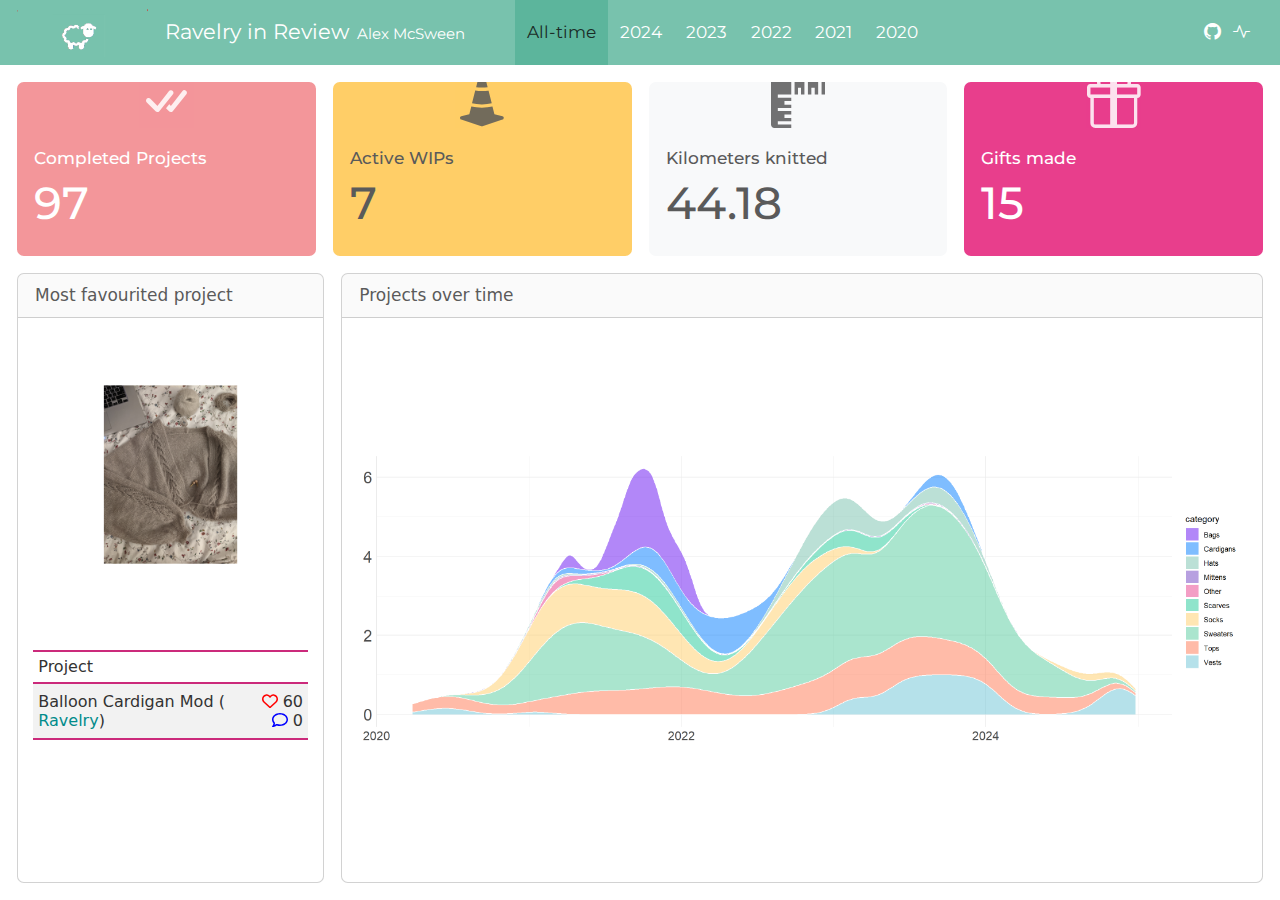
<file: docs/index.html>
<!DOCTYPE html>
<html xmlns="http://www.w3.org/1999/xhtml" lang="en" xml:lang="en"><head>

<meta charset="utf-8">
<meta name="generator" content="quarto-1.6.42">

<meta name="viewport" content="width=device-width, initial-scale=1.0, user-scalable=yes">

<meta name="author" content="Alex McSween">

<title>Ravelry in Review</title>
<style>
code{white-space: pre-wrap;}
span.smallcaps{font-variant: small-caps;}
div.columns{display: flex; gap: min(4vw, 1.5em);}
div.column{flex: auto; overflow-x: auto;}
div.hanging-indent{margin-left: 1.5em; text-indent: -1.5em;}
ul.task-list{list-style: none;}
ul.task-list li input[type="checkbox"] {
  width: 0.8em;
  margin: 0 0.8em 0.2em -1em; /* quarto-specific, see https://github.com/quarto-dev/quarto-cli/issues/4556 */ 
  vertical-align: middle;
}
</style>


<script src="index_files/libs/clipboard/clipboard.min.js"></script>
<script src="index_files/libs/quarto-html/quarto.js"></script>
<script src="index_files/libs/quarto-html/popper.min.js"></script>
<script src="index_files/libs/quarto-html/tippy.umd.min.js"></script>
<script src="index_files/libs/quarto-html/anchor.min.js"></script>
<link href="index_files/libs/quarto-html/tippy.css" rel="stylesheet">
<link href="index_files/libs/quarto-html/quarto-syntax-highlighting-2f5df379a58b258e96c21c0638c20c03.css" rel="stylesheet" id="quarto-text-highlighting-styles">
<script src="index_files/libs/bootstrap/bootstrap.min.js"></script>
<link href="index_files/libs/bootstrap/bootstrap-icons.css" rel="stylesheet">
<link href="index_files/libs/bootstrap/bootstrap-0bf46a0733e4f064e04bd5b777e0025b.min.css" rel="stylesheet" append-hash="true" id="quarto-bootstrap" data-mode="light">
<script src="index_files/libs/quarto-dashboard/quarto-dashboard.js"></script>
<script src="index_files/libs/quarto-dashboard/stickythead.js"></script>
<script src="index_files/libs/quarto-dashboard/datatables.min.js" kdttablesentinel="true"></script>
<script src="index_files/libs/quarto-dashboard/pdfmake.min.js" kdttablesentinel="true"></script>
<script src="index_files/libs/quarto-dashboard/vfs_fonts.js" kdttablesentinel="true"></script>
<script src="index_files/libs/quarto-dashboard/web-components.js" type="module"></script>
<script src="index_files/libs/quarto-dashboard/components.js"></script>
<link href="index_files/libs/quarto-dashboard/datatables.min.css" rel="stylesheet" kdttablesentinel="true">


</head>

<body class="quarto-dashboard dashboard-fill fullcontent">

<header id="quarto-dashboard-header">
<nav class="navbar navbar-expand-md slim" data-bs-theme="dark">
  <div class="navbar-container container-fluid">
    <button class="navbar-toggler" type="button" data-bs-toggle="collapse" data-bs-target="#dashboard-collapse" aria-controls="dashboard-collapse" aria-expanded="false" aria-label="Toggle navigation">
      <span class="navbar-toggler-icon"></span>
    </button>    


    <div class="navbar-brand-container">       
    <a href="#"><img src="images/logo.png" alt="" class="navbar-logo d-inline-block"></a>
      <div class="navbar-title">
        <div class="navbar-title-text"><a href="#">Ravelry in Review</a></div>
        
        <div class="navbar-author">Alex McSween</div>
      </div>
    </div>
<div id="dashboard-collapse" class="navbar-collapse collapse"><ul class="navbar-nav navbar-nav-scroll me-auto" role="tablist"><li class="nav-item" role="presentation"><a id="tab-all-time" class="nav-link active" data-bs-toggle="tab" role="tab" data-bs-target="#all-time" data-scrolling="false" href="#all-time" aria-controls="all-time" aria-selected="true"><span class="nav-link-text">All-time</span></a></li><li class="nav-item" role="presentation"><a id="tab-section" class="nav-link" data-bs-toggle="tab" role="tab" data-bs-target="#section" data-scrolling="false" href="#section" aria-controls="section" aria-selected="false"><span class="nav-link-text">2024</span></a></li><li class="nav-item" role="presentation"><a id="tab-section-1" class="nav-link" data-bs-toggle="tab" role="tab" data-bs-target="#section-1" data-scrolling="false" href="#section-1" aria-controls="section-1" aria-selected="false"><span class="nav-link-text">2023</span></a></li><li class="nav-item" role="presentation"><a id="tab-section-2" class="nav-link" data-bs-toggle="tab" role="tab" data-bs-target="#section-2" data-scrolling="false" href="#section-2" aria-controls="section-2" aria-selected="false"><span class="nav-link-text">2022</span></a></li><li class="nav-item" role="presentation"><a id="tab-section-3" class="nav-link" data-bs-toggle="tab" role="tab" data-bs-target="#section-3" data-scrolling="false" href="#section-3" aria-controls="section-3" aria-selected="false"><span class="nav-link-text">2021</span></a></li><li class="nav-item" role="presentation"><a id="tab-section-4" class="nav-link" data-bs-toggle="tab" role="tab" data-bs-target="#section-4" data-scrolling="false" href="#section-4" aria-controls="section-4" aria-selected="false"><span class="nav-link-text">2020</span></a></li></ul><div class="quarto-dashboard-links"><a class="quarto-dashboard-link" href="https://github.com/alexmcsw/ravelry-in-review"><i class="bi bi-github"></i></a><a class="quarto-dashboard-link" href="https://www.ravelry.com/people/amcsw"><i class="bi bi-activity"></i></a></div></div></div>
</nav>
</header>
<div class="page-layout-custom quarto-dashboard-content bslib-gap-spacing html-fill-container bslib-page-fill quarto-dashboard-pages">  

<div class="bslib-grid-item html-fill-item tab-content bslib-grid" data-layout="fill" style="display: grid; grid-template-rows: minmax(3em, 1fr); grid-auto-columns: minmax(0, 1fr);">
<div id="all-time" class="dashboard-page tab-pane show active html-fill-item html-fill-container" data-orientation="rows" aria-labelledby="tab-all-time">
<div class="html-fill-item html-fill-container bslib-grid" style="display: grid; grid-template-rows: minmax(3em, 20fr) minmax(3em, 70fr); grid-auto-columns: minmax(0, 1fr);">
<div class="html-fill-item html-fill-container bslib-grid" style="display: grid; grid-template-columns: minmax(3em, 1fr) minmax(3em, 1fr) minmax(3em, 1fr) minmax(3em, 1fr);
grid-auto-rows: minmax(0, 1fr);">
<div class="card valuebox cell html-fill-item html-fill-container bslib-card bslib-value-box bg-secondary showcase-left-center" data-bslib-card-init="" data-require-bs-caller="card()">
<div class="card-body html-fill-item html-fill-container">
<div data-icon="check-all" class="html-fill-item html-fill-container value-box-grid">
<div class="value-box-showcase html-fill-item html-fill-container">

<i class="bi bi-check-all"></i></div>
<div class="value-box-area">
<p class="value-box-title">
Completed Projects
</p>
<p class="value-box-value">
97
</p>
</div>
</div>
</div>
<script data-bslib-card-init="">bslib.Card.initializeAllCards();</script></div><div class="card valuebox cell html-fill-item html-fill-container bslib-card bslib-value-box showcase-left-center" data-bslib-card-init="" data-require-bs-caller="card()" style=" background: #ffce67;">
<div class="card-body html-fill-item html-fill-container">
<div data-icon="cone-striped" class="html-fill-item html-fill-container value-box-grid">
<div class="value-box-showcase html-fill-item html-fill-container">

<i class="bi bi-cone-striped"></i></div>
<div class="value-box-area">
<p class="value-box-title">
Active WIPs
</p>
<p class="value-box-value">
7
</p>
</div>
</div>
</div>
<script data-bslib-card-init="">bslib.Card.initializeAllCards();</script></div><div class="card valuebox cell html-fill-item html-fill-container bslib-card bslib-value-box bg-light showcase-left-center" data-bslib-card-init="" data-require-bs-caller="card()">
<div class="card-body html-fill-item html-fill-container">
<div data-icon="rulers" class="html-fill-item html-fill-container value-box-grid">
<div class="value-box-showcase html-fill-item html-fill-container">

<i class="bi bi-rulers"></i></div>
<div class="value-box-area">
<p class="value-box-title">
Kilometers knitted
</p>
<p class="value-box-value">
44.18
</p>
</div>
</div>
</div>
<script data-bslib-card-init="">bslib.Card.initializeAllCards();</script></div><div class="card valuebox cell html-fill-item html-fill-container bslib-card bslib-value-box bg-pink showcase-left-center" data-bslib-card-init="" data-require-bs-caller="card()">
<div class="card-body html-fill-item html-fill-container">
<div data-icon="gift" class="html-fill-item html-fill-container value-box-grid">
<div class="value-box-showcase html-fill-item html-fill-container">

<i class="bi bi-gift"></i></div>
<div class="value-box-area">
<p class="value-box-title">
Gifts made
</p>
<p class="value-box-value">
15
</p>
</div>
</div>
</div>
<script data-bslib-card-init="">bslib.Card.initializeAllCards();</script></div>
</div>
<div class="html-fill-item html-fill-container bslib-grid" style="display: grid; grid-template-columns: minmax(3em, 25fr) minmax(3em, 75fr);
grid-auto-rows: minmax(0, 1fr);">
<div class="html-fill-item html-fill-container bslib-grid" style="display: grid; grid-template-rows: minmax(3em, 1fr); grid-auto-columns: minmax(0, 1fr);">
<div class="card cell html-fill-item html-fill-container bslib-card" data-title="Most favourited project" data-bslib-card-init="" data-require-bs-caller="card()">
<div class="card-header"><div class="card-title"><span style="display: inline">
Most favourited project
</span></div></div>
<div class="card-body html-fill-item html-fill-container" style="padding: 0px;">
<div class="cell-output-display html-fill-item html-fill-container">
<img src="index_files/figure-html/unnamed-chunk-8-1.png" class="img-fluid quarto-dashboard-img-contain">
</div>
<div class="cell-output-display html-fill-item html-fill-container">
<div id="krouelfgps" style="padding-left:0px;padding-right:0px;padding-top:10px;padding-bottom:10px;overflow-x:auto;overflow-y:hidden;width:auto;height:auto;" class="html-fill-item html-fill-container">
<style>#krouelfgps table {
  font-family: system-ui, 'Segoe UI', Roboto, Helvetica, Arial, sans-serif, 'Apple Color Emoji', 'Segoe UI Emoji', 'Segoe UI Symbol', 'Noto Color Emoji';
  -webkit-font-smoothing: antialiased;
  -moz-osx-font-smoothing: grayscale;
}

#krouelfgps thead, #krouelfgps tbody, #krouelfgps tfoot, #krouelfgps tr, #krouelfgps td, #krouelfgps th {
  border-style: none;
}

#krouelfgps p {
  margin: 0;
  padding: 0;
}

#krouelfgps .gt_table {
  display: table;
  border-collapse: collapse;
  line-height: normal;
  margin-left: auto;
  margin-right: auto;
  color: #333333;
  font-size: 16px;
  font-weight: normal;
  font-style: normal;
  background-color: #FFFFFF;
  width: 90%;
  border-top-style: solid;
  border-top-width: 2px;
  border-top-color: #99195F;
  border-right-style: none;
  border-right-width: 2px;
  border-right-color: #D3D3D3;
  border-bottom-style: solid;
  border-bottom-width: 2px;
  border-bottom-color: #99195F;
  border-left-style: none;
  border-left-width: 2px;
  border-left-color: #D3D3D3;
}

#krouelfgps .gt_caption {
  padding-top: 4px;
  padding-bottom: 4px;
}

#krouelfgps .gt_title {
  color: #333333;
  font-size: 125%;
  font-weight: initial;
  padding-top: 4px;
  padding-bottom: 4px;
  padding-left: 5px;
  padding-right: 5px;
  border-bottom-color: #FFFFFF;
  border-bottom-width: 0;
}

#krouelfgps .gt_subtitle {
  color: #333333;
  font-size: 85%;
  font-weight: initial;
  padding-top: 3px;
  padding-bottom: 5px;
  padding-left: 5px;
  padding-right: 5px;
  border-top-color: #FFFFFF;
  border-top-width: 0;
}

#krouelfgps .gt_heading {
  background-color: #FFFFFF;
  text-align: center;
  border-bottom-color: #FFFFFF;
  border-left-style: none;
  border-left-width: 1px;
  border-left-color: #D3D3D3;
  border-right-style: none;
  border-right-width: 1px;
  border-right-color: #D3D3D3;
}

#krouelfgps .gt_bottom_border {
  border-bottom-style: solid;
  border-bottom-width: 2px;
  border-bottom-color: #CB2A7B;
}

#krouelfgps .gt_col_headings {
  border-top-style: solid;
  border-top-width: 2px;
  border-top-color: #CB2A7B;
  border-bottom-style: solid;
  border-bottom-width: 2px;
  border-bottom-color: #CB2A7B;
  border-left-style: none;
  border-left-width: 1px;
  border-left-color: #D3D3D3;
  border-right-style: none;
  border-right-width: 1px;
  border-right-color: #D3D3D3;
}

#krouelfgps .gt_col_heading {
  color: #333333;
  background-color: #FFFFFF;
  font-size: 100%;
  font-weight: normal;
  text-transform: inherit;
  border-left-style: none;
  border-left-width: 1px;
  border-left-color: #D3D3D3;
  border-right-style: none;
  border-right-width: 1px;
  border-right-color: #D3D3D3;
  vertical-align: bottom;
  padding-top: 5px;
  padding-bottom: 6px;
  padding-left: 5px;
  padding-right: 5px;
  overflow-x: hidden;
}

#krouelfgps .gt_column_spanner_outer {
  color: #333333;
  background-color: #FFFFFF;
  font-size: 100%;
  font-weight: normal;
  text-transform: inherit;
  padding-top: 0;
  padding-bottom: 0;
  padding-left: 4px;
  padding-right: 4px;
}

#krouelfgps .gt_column_spanner_outer:first-child {
  padding-left: 0;
}

#krouelfgps .gt_column_spanner_outer:last-child {
  padding-right: 0;
}

#krouelfgps .gt_column_spanner {
  border-bottom-style: solid;
  border-bottom-width: 2px;
  border-bottom-color: #CB2A7B;
  vertical-align: bottom;
  padding-top: 5px;
  padding-bottom: 5px;
  overflow-x: hidden;
  display: inline-block;
  width: 100%;
}

#krouelfgps .gt_spanner_row {
  border-bottom-style: hidden;
}

#krouelfgps .gt_group_heading {
  padding-top: 8px;
  padding-bottom: 8px;
  padding-left: 5px;
  padding-right: 5px;
  color: #333333;
  background-color: #FFFFFF;
  font-size: 100%;
  font-weight: initial;
  text-transform: inherit;
  border-top-style: solid;
  border-top-width: 2px;
  border-top-color: #CB2A7B;
  border-bottom-style: solid;
  border-bottom-width: 2px;
  border-bottom-color: #CB2A7B;
  border-left-style: none;
  border-left-width: 1px;
  border-left-color: #D3D3D3;
  border-right-style: none;
  border-right-width: 1px;
  border-right-color: #D3D3D3;
  vertical-align: middle;
  text-align: left;
}

#krouelfgps .gt_empty_group_heading {
  padding: 0.5px;
  color: #333333;
  background-color: #FFFFFF;
  font-size: 100%;
  font-weight: initial;
  border-top-style: solid;
  border-top-width: 2px;
  border-top-color: #CB2A7B;
  border-bottom-style: solid;
  border-bottom-width: 2px;
  border-bottom-color: #CB2A7B;
  vertical-align: middle;
}

#krouelfgps .gt_from_md > :first-child {
  margin-top: 0;
}

#krouelfgps .gt_from_md > :last-child {
  margin-bottom: 0;
}

#krouelfgps .gt_row {
  padding-top: 8px;
  padding-bottom: 8px;
  padding-left: 5px;
  padding-right: 5px;
  margin: 10px;
  border-top-style: none;
  border-top-width: 1px;
  border-top-color: #FFC6E3;
  border-left-style: none;
  border-left-width: 1px;
  border-left-color: #FFC6E3;
  border-right-style: none;
  border-right-width: 1px;
  border-right-color: #FFC6E3;
  vertical-align: middle;
  overflow-x: hidden;
}

#krouelfgps .gt_stub {
  color: #FFFFFF;
  background-color: #CB2A7B;
  font-size: 100%;
  font-weight: initial;
  text-transform: inherit;
  border-right-style: solid;
  border-right-width: 2px;
  border-right-color: #CB2A7B;
  padding-left: 5px;
  padding-right: 5px;
}

#krouelfgps .gt_stub_row_group {
  color: #333333;
  background-color: #FFFFFF;
  font-size: 100%;
  font-weight: initial;
  text-transform: inherit;
  border-right-style: solid;
  border-right-width: 2px;
  border-right-color: #D3D3D3;
  padding-left: 5px;
  padding-right: 5px;
  vertical-align: top;
}

#krouelfgps .gt_row_group_first td {
  border-top-width: 2px;
}

#krouelfgps .gt_row_group_first th {
  border-top-width: 2px;
}

#krouelfgps .gt_summary_row {
  color: #333333;
  background-color: #FFFFFF;
  text-transform: inherit;
  padding-top: 8px;
  padding-bottom: 8px;
  padding-left: 5px;
  padding-right: 5px;
}

#krouelfgps .gt_first_summary_row {
  border-top-style: solid;
  border-top-color: #CB2A7B;
}

#krouelfgps .gt_first_summary_row.thick {
  border-top-width: 2px;
}

#krouelfgps .gt_last_summary_row {
  padding-top: 8px;
  padding-bottom: 8px;
  padding-left: 5px;
  padding-right: 5px;
  border-bottom-style: solid;
  border-bottom-width: 2px;
  border-bottom-color: #CB2A7B;
}

#krouelfgps .gt_grand_summary_row {
  color: #333333;
  background-color: #FFC6E3;
  text-transform: inherit;
  padding-top: 8px;
  padding-bottom: 8px;
  padding-left: 5px;
  padding-right: 5px;
}

#krouelfgps .gt_first_grand_summary_row {
  padding-top: 8px;
  padding-bottom: 8px;
  padding-left: 5px;
  padding-right: 5px;
  border-top-style: double;
  border-top-width: 6px;
  border-top-color: #CB2A7B;
}

#krouelfgps .gt_last_grand_summary_row_top {
  padding-top: 8px;
  padding-bottom: 8px;
  padding-left: 5px;
  padding-right: 5px;
  border-bottom-style: double;
  border-bottom-width: 6px;
  border-bottom-color: #CB2A7B;
}

#krouelfgps .gt_striped {
  background-color: #F4F4F4;
}

#krouelfgps .gt_table_body {
  border-top-style: solid;
  border-top-width: 2px;
  border-top-color: #CB2A7B;
  border-bottom-style: solid;
  border-bottom-width: 2px;
  border-bottom-color: #CB2A7B;
}

#krouelfgps .gt_footnotes {
  color: #333333;
  background-color: #FFFFFF;
  border-bottom-style: none;
  border-bottom-width: 2px;
  border-bottom-color: #D3D3D3;
  border-left-style: none;
  border-left-width: 2px;
  border-left-color: #D3D3D3;
  border-right-style: none;
  border-right-width: 2px;
  border-right-color: #D3D3D3;
}

#krouelfgps .gt_footnote {
  margin: 0px;
  font-size: 90%;
  padding-top: 4px;
  padding-bottom: 4px;
  padding-left: 5px;
  padding-right: 5px;
}

#krouelfgps .gt_sourcenotes {
  color: #333333;
  background-color: #FFFFFF;
  border-bottom-style: none;
  border-bottom-width: 2px;
  border-bottom-color: #D3D3D3;
  border-left-style: none;
  border-left-width: 2px;
  border-left-color: #D3D3D3;
  border-right-style: none;
  border-right-width: 2px;
  border-right-color: #D3D3D3;
}

#krouelfgps .gt_sourcenote {
  font-size: 90%;
  padding-top: 4px;
  padding-bottom: 4px;
  padding-left: 5px;
  padding-right: 5px;
}

#krouelfgps .gt_left {
  text-align: left;
}

#krouelfgps .gt_center {
  text-align: center;
}

#krouelfgps .gt_right {
  text-align: right;
  font-variant-numeric: tabular-nums;
}

#krouelfgps .gt_font_normal {
  font-weight: normal;
}

#krouelfgps .gt_font_bold {
  font-weight: bold;
}

#krouelfgps .gt_font_italic {
  font-style: italic;
}

#krouelfgps .gt_super {
  font-size: 65%;
}

#krouelfgps .gt_footnote_marks {
  font-size: 75%;
  vertical-align: 0.4em;
  position: initial;
}

#krouelfgps .gt_asterisk {
  font-size: 100%;
  vertical-align: 0;
}

#krouelfgps .gt_indent_1 {
  text-indent: 5px;
}

#krouelfgps .gt_indent_2 {
  text-indent: 10px;
}

#krouelfgps .gt_indent_3 {
  text-indent: 15px;
}

#krouelfgps .gt_indent_4 {
  text-indent: 20px;
}

#krouelfgps .gt_indent_5 {
  text-indent: 25px;
}

#krouelfgps .katex-display {
  display: inline-flex !important;
  margin-bottom: 0.75em !important;
}

#krouelfgps div.Reactable > div.rt-table > div.rt-thead > div.rt-tr.rt-tr-group-header > div.rt-th-group:after {
  height: 0px !important;
}
</style>

<table class="gt_table caption-top table table-sm table-striped small" data-quarto-postprocess="true" data-quarto-disable-processing="false" data-quarto-bootstrap="false">
<colgroup>
<col style="width: 75%">
<col style="width: 25%">
</colgroup>
<thead>
<tr class="gt_col_headings header">
<th id="name" class="gt_col_heading gt_columns_bottom_border gt_left" data-quarto-table-cell-role="th" scope="col">Project</th>
<th id="favorites_count" class="gt_col_heading gt_columns_bottom_border gt_right" data-quarto-table-cell-role="th" scope="col"></th>
</tr>
</thead>
<tbody class="gt_table_body">
<tr class="odd">
<td class="gt_row gt_left" headers="name">Balloon Cardigan Mod (<span style="white-space: pre;"><a href="https://www.ravelry.com/projects/amcsw/balloon-cardigan" target="_blank" style="color:#008B8B;text-decoration:none;display: inline-block;">Ravelry</a></span>)</td>
<td class="gt_row gt_right" headers="favorites_count"><span style="white-space:nowrap;">
<svg aria-label="Heart" role="img" viewbox="0 0 512 512" style="height:1em;width:1em;vertical-align:-0.125em;margin-left:auto;margin-right:auto;font-size:inherit;fill:red;overflow:visible;stroke:red;position:relative;">
<title>
Heart
</title>
<path d="M225.8 468.2l-2.5-2.3L48.1 303.2C17.4 274.7 0 234.7 0 192.8v-3.3c0-70.4 50-130.8 119.2-144C158.6 37.9 198.9 47 231 69.6c9 6.4 17.4 13.8 25 22.3c4.2-4.8 8.7-9.2 13.5-13.3c3.7-3.2 7.5-6.2 11.5-9c0 0 0 0 0 0C313.1 47 353.4 37.9 392.8 45.4C462 58.6 512 119.1 512 189.5v3.3c0 41.9-17.4 81.9-48.1 110.4L288.7 465.9l-2.5 2.3c-8.2 7.6-19 11.9-30.2 11.9s-22-4.2-30.2-11.9zM239.1 145c-.4-.3-.7-.7-1-1.1l-17.8-20c0 0-.1-.1-.1-.1c0 0 0 0 0 0c-23.1-25.9-58-37.7-92-31.2C81.6 101.5 48 142.1 48 189.5v3.3c0 28.5 11.9 55.8 32.8 75.2L256 430.7 431.2 268c20.9-19.4 32.8-46.7 32.8-75.2v-3.3c0-47.3-33.6-88-80.1-96.9c-34-6.5-69 5.4-92 31.2c0 0 0 0-.1 .1s0 0-.1 .1l-17.8 20c-.3 .4-.7 .7-1 1.1c-4.5 4.5-10.6 7-16.9 7s-12.4-2.5-16.9-7z"></path>
</svg>
</span> 60
<span style="white-space:nowrap;">
<svg aria-label="Comment" role="img" viewbox="0 0 512 512" style="height:1em;width:1em;vertical-align:-0.125em;margin-left:auto;margin-right:auto;font-size:inherit;fill:blue;overflow:visible;stroke:blue;position:relative;">
<title>
Comment
</title>
<path d="M123.6 391.3c12.9-9.4 29.6-11.8 44.6-6.4c26.5 9.6 56.2 15.1 87.8 15.1c124.7 0 208-80.5 208-160s-83.3-160-208-160S48 160.5 48 240c0 32 12.4 62.8 35.7 89.2c8.6 9.7 12.8 22.5 11.8 35.5c-1.4 18.1-5.7 34.7-11.3 49.4c17-7.9 31.1-16.7 39.4-22.7zM21.2 431.9c1.8-2.7 3.5-5.4 5.1-8.1c10-16.6 19.5-38.4 21.4-62.9C17.7 326.8 0 285.1 0 240C0 125.1 114.6 32 256 32s256 93.1 256 208s-114.6 208-256 208c-37.1 0-72.3-6.4-104.1-17.9c-11.9 8.7-31.3 20.6-54.3 30.6c-15.1 6.6-32.3 12.6-50.1 16.1c-.8 .2-1.6 .3-2.4 .5c-4.4 .8-8.7 1.5-13.2 1.9c-.2 0-.5 .1-.7 .1c-5.1 .5-10.2 .8-15.3 .8c-6.5 0-12.3-3.9-14.8-9.9c-2.5-6-1.1-12.8 3.4-17.4c4.1-4.2 7.8-8.7 11.3-13.5c1.7-2.3 3.3-4.6 4.8-6.9c.1-.2 .2-.3 .3-.5z"></path>
</svg>
</span> 0</td>
</tr>
</tbody>
</table>

</div>
</div>
</div>
<script data-bslib-card-init="">bslib.Card.initializeAllCards();</script></div>
</div><div class="html-fill-item html-fill-container bslib-grid" style="display: grid; grid-template-rows: minmax(3em, 1fr); grid-auto-columns: minmax(0, 1fr);">
<div class="card cell html-fill-item html-fill-container bslib-card" data-title="Projects over time" data-bslib-card-init="" data-require-bs-caller="card()">
<div class="card-header"><div class="card-title"><span style="display: inline">
Projects over time
</span></div></div>
<div class="card-body html-fill-item html-fill-container">
<div class="cell-output-display html-fill-item html-fill-container">
<img src="index_files/figure-html/unnamed-chunk-10-1.png" class="img-fluid quarto-dashboard-img-contain">
</div>
</div>
<script data-bslib-card-init="">bslib.Card.initializeAllCards();</script></div>
</div>
</div>
</div>
</div>
<div id="section" class="dashboard-page tab-pane grid-skip html-fill-item html-fill-container" data-orientation="rows" aria-labelledby="tab-section">
<div class="html-fill-item html-fill-container bslib-grid" style="display: grid; grid-template-rows: minmax(3em, 20fr) minmax(3em, 70fr); grid-auto-columns: minmax(0, 1fr);">
<div class="html-fill-item html-fill-container bslib-grid" style="display: grid; grid-template-columns: minmax(3em, 1fr) minmax(3em, 1fr) minmax(3em, 1fr) minmax(3em, 1fr);
grid-auto-rows: minmax(0, 1fr);">
<div class="card valuebox cell html-fill-item html-fill-container bslib-card bslib-value-box bg-secondary showcase-left-center" data-bslib-card-init="" data-require-bs-caller="card()">
<div class="card-body html-fill-item html-fill-container">
<div data-icon="check-all" class="html-fill-item html-fill-container value-box-grid">
<div class="value-box-showcase html-fill-item html-fill-container">

<i class="bi bi-check-all"></i></div>
<div class="value-box-area">
<p class="value-box-title">
Completed Projects
</p>
<p class="value-box-value">
9
</p>
</div>
</div>
</div>
<script data-bslib-card-init="">bslib.Card.initializeAllCards();</script></div><div class="card valuebox cell html-fill-item html-fill-container bslib-card bslib-value-box showcase-left-center" data-bslib-card-init="" data-require-bs-caller="card()" style=" background: #ffce67;">
<div class="card-body html-fill-item html-fill-container">
<div data-icon="cone-striped" class="html-fill-item html-fill-container value-box-grid">
<div class="value-box-showcase html-fill-item html-fill-container">

<i class="bi bi-cone-striped"></i></div>
<div class="value-box-area">
<p class="value-box-title">
Projects started
</p>
<p class="value-box-value">
10
</p>
</div>
</div>
</div>
<script data-bslib-card-init="">bslib.Card.initializeAllCards();</script></div><div class="card valuebox cell html-fill-item html-fill-container bslib-card bslib-value-box bg-light showcase-left-center" data-bslib-card-init="" data-require-bs-caller="card()">
<div class="card-body html-fill-item html-fill-container">
<div data-icon="rulers" class="html-fill-item html-fill-container value-box-grid">
<div class="value-box-showcase html-fill-item html-fill-container">

<i class="bi bi-rulers"></i></div>
<div class="value-box-area">
<p class="value-box-title">
Kilometers knitted
</p>
<p class="value-box-value">
2.4
</p>
</div>
</div>
</div>
<script data-bslib-card-init="">bslib.Card.initializeAllCards();</script></div><div class="card valuebox cell html-fill-item html-fill-container bslib-card bslib-value-box bg-pink showcase-left-center" data-bslib-card-init="" data-require-bs-caller="card()">
<div class="card-body html-fill-item html-fill-container">
<div data-icon="gift" class="html-fill-item html-fill-container value-box-grid">
<div class="value-box-showcase html-fill-item html-fill-container">

<i class="bi bi-gift"></i></div>
<div class="value-box-area">
<p class="value-box-title">
Gifts made
</p>
<p class="value-box-value">
0
</p>
</div>
</div>
</div>
<script data-bslib-card-init="">bslib.Card.initializeAllCards();</script></div>
</div>
<div class="html-fill-item html-fill-container bslib-grid" style="display: grid; grid-template-columns: minmax(3em, 25fr) minmax(3em, 35fr) minmax(3em, 40fr);
grid-auto-rows: minmax(0, 1fr);">
<div class="html-fill-item html-fill-container bslib-grid" style="display: grid; grid-template-rows: minmax(3em, 1fr); grid-auto-columns: minmax(0, 1fr);">
<div class="card cell html-fill-item html-fill-container bslib-card" data-title="Most favourited project" data-bslib-card-init="" data-require-bs-caller="card()">
<div class="card-header"><div class="card-title"><span style="display: inline">
Most favourited project
</span></div></div>
<div class="card-body html-fill-item html-fill-container" style="padding: 0px;">
<div class="cell-output-display html-fill-item html-fill-container">
<img src="index_files/figure-html/unnamed-chunk-16-1.png" class="img-fluid quarto-dashboard-img-contain">
</div>
<div class="cell-output-display html-fill-item html-fill-container">
<div id="secwaicgce" style="padding-left:0px;padding-right:0px;padding-top:10px;padding-bottom:10px;overflow-x:auto;overflow-y:hidden;width:auto;height:auto;" class="html-fill-item html-fill-container">
<style>#secwaicgce table {
  font-family: system-ui, 'Segoe UI', Roboto, Helvetica, Arial, sans-serif, 'Apple Color Emoji', 'Segoe UI Emoji', 'Segoe UI Symbol', 'Noto Color Emoji';
  -webkit-font-smoothing: antialiased;
  -moz-osx-font-smoothing: grayscale;
}

#secwaicgce thead, #secwaicgce tbody, #secwaicgce tfoot, #secwaicgce tr, #secwaicgce td, #secwaicgce th {
  border-style: none;
}

#secwaicgce p {
  margin: 0;
  padding: 0;
}

#secwaicgce .gt_table {
  display: table;
  border-collapse: collapse;
  line-height: normal;
  margin-left: auto;
  margin-right: auto;
  color: #333333;
  font-size: 16px;
  font-weight: normal;
  font-style: normal;
  background-color: #FFFFFF;
  width: 90%;
  border-top-style: solid;
  border-top-width: 2px;
  border-top-color: #99195F;
  border-right-style: none;
  border-right-width: 2px;
  border-right-color: #D3D3D3;
  border-bottom-style: solid;
  border-bottom-width: 2px;
  border-bottom-color: #99195F;
  border-left-style: none;
  border-left-width: 2px;
  border-left-color: #D3D3D3;
}

#secwaicgce .gt_caption {
  padding-top: 4px;
  padding-bottom: 4px;
}

#secwaicgce .gt_title {
  color: #333333;
  font-size: 125%;
  font-weight: initial;
  padding-top: 4px;
  padding-bottom: 4px;
  padding-left: 5px;
  padding-right: 5px;
  border-bottom-color: #FFFFFF;
  border-bottom-width: 0;
}

#secwaicgce .gt_subtitle {
  color: #333333;
  font-size: 85%;
  font-weight: initial;
  padding-top: 3px;
  padding-bottom: 5px;
  padding-left: 5px;
  padding-right: 5px;
  border-top-color: #FFFFFF;
  border-top-width: 0;
}

#secwaicgce .gt_heading {
  background-color: #FFFFFF;
  text-align: center;
  border-bottom-color: #FFFFFF;
  border-left-style: none;
  border-left-width: 1px;
  border-left-color: #D3D3D3;
  border-right-style: none;
  border-right-width: 1px;
  border-right-color: #D3D3D3;
}

#secwaicgce .gt_bottom_border {
  border-bottom-style: solid;
  border-bottom-width: 2px;
  border-bottom-color: #CB2A7B;
}

#secwaicgce .gt_col_headings {
  border-top-style: solid;
  border-top-width: 2px;
  border-top-color: #CB2A7B;
  border-bottom-style: solid;
  border-bottom-width: 2px;
  border-bottom-color: #CB2A7B;
  border-left-style: none;
  border-left-width: 1px;
  border-left-color: #D3D3D3;
  border-right-style: none;
  border-right-width: 1px;
  border-right-color: #D3D3D3;
}

#secwaicgce .gt_col_heading {
  color: #333333;
  background-color: #FFFFFF;
  font-size: 100%;
  font-weight: normal;
  text-transform: inherit;
  border-left-style: none;
  border-left-width: 1px;
  border-left-color: #D3D3D3;
  border-right-style: none;
  border-right-width: 1px;
  border-right-color: #D3D3D3;
  vertical-align: bottom;
  padding-top: 5px;
  padding-bottom: 6px;
  padding-left: 5px;
  padding-right: 5px;
  overflow-x: hidden;
}

#secwaicgce .gt_column_spanner_outer {
  color: #333333;
  background-color: #FFFFFF;
  font-size: 100%;
  font-weight: normal;
  text-transform: inherit;
  padding-top: 0;
  padding-bottom: 0;
  padding-left: 4px;
  padding-right: 4px;
}

#secwaicgce .gt_column_spanner_outer:first-child {
  padding-left: 0;
}

#secwaicgce .gt_column_spanner_outer:last-child {
  padding-right: 0;
}

#secwaicgce .gt_column_spanner {
  border-bottom-style: solid;
  border-bottom-width: 2px;
  border-bottom-color: #CB2A7B;
  vertical-align: bottom;
  padding-top: 5px;
  padding-bottom: 5px;
  overflow-x: hidden;
  display: inline-block;
  width: 100%;
}

#secwaicgce .gt_spanner_row {
  border-bottom-style: hidden;
}

#secwaicgce .gt_group_heading {
  padding-top: 8px;
  padding-bottom: 8px;
  padding-left: 5px;
  padding-right: 5px;
  color: #333333;
  background-color: #FFFFFF;
  font-size: 100%;
  font-weight: initial;
  text-transform: inherit;
  border-top-style: solid;
  border-top-width: 2px;
  border-top-color: #CB2A7B;
  border-bottom-style: solid;
  border-bottom-width: 2px;
  border-bottom-color: #CB2A7B;
  border-left-style: none;
  border-left-width: 1px;
  border-left-color: #D3D3D3;
  border-right-style: none;
  border-right-width: 1px;
  border-right-color: #D3D3D3;
  vertical-align: middle;
  text-align: left;
}

#secwaicgce .gt_empty_group_heading {
  padding: 0.5px;
  color: #333333;
  background-color: #FFFFFF;
  font-size: 100%;
  font-weight: initial;
  border-top-style: solid;
  border-top-width: 2px;
  border-top-color: #CB2A7B;
  border-bottom-style: solid;
  border-bottom-width: 2px;
  border-bottom-color: #CB2A7B;
  vertical-align: middle;
}

#secwaicgce .gt_from_md > :first-child {
  margin-top: 0;
}

#secwaicgce .gt_from_md > :last-child {
  margin-bottom: 0;
}

#secwaicgce .gt_row {
  padding-top: 8px;
  padding-bottom: 8px;
  padding-left: 5px;
  padding-right: 5px;
  margin: 10px;
  border-top-style: none;
  border-top-width: 1px;
  border-top-color: #FFC6E3;
  border-left-style: none;
  border-left-width: 1px;
  border-left-color: #FFC6E3;
  border-right-style: none;
  border-right-width: 1px;
  border-right-color: #FFC6E3;
  vertical-align: middle;
  overflow-x: hidden;
}

#secwaicgce .gt_stub {
  color: #FFFFFF;
  background-color: #CB2A7B;
  font-size: 100%;
  font-weight: initial;
  text-transform: inherit;
  border-right-style: solid;
  border-right-width: 2px;
  border-right-color: #CB2A7B;
  padding-left: 5px;
  padding-right: 5px;
}

#secwaicgce .gt_stub_row_group {
  color: #333333;
  background-color: #FFFFFF;
  font-size: 100%;
  font-weight: initial;
  text-transform: inherit;
  border-right-style: solid;
  border-right-width: 2px;
  border-right-color: #D3D3D3;
  padding-left: 5px;
  padding-right: 5px;
  vertical-align: top;
}

#secwaicgce .gt_row_group_first td {
  border-top-width: 2px;
}

#secwaicgce .gt_row_group_first th {
  border-top-width: 2px;
}

#secwaicgce .gt_summary_row {
  color: #333333;
  background-color: #FFFFFF;
  text-transform: inherit;
  padding-top: 8px;
  padding-bottom: 8px;
  padding-left: 5px;
  padding-right: 5px;
}

#secwaicgce .gt_first_summary_row {
  border-top-style: solid;
  border-top-color: #CB2A7B;
}

#secwaicgce .gt_first_summary_row.thick {
  border-top-width: 2px;
}

#secwaicgce .gt_last_summary_row {
  padding-top: 8px;
  padding-bottom: 8px;
  padding-left: 5px;
  padding-right: 5px;
  border-bottom-style: solid;
  border-bottom-width: 2px;
  border-bottom-color: #CB2A7B;
}

#secwaicgce .gt_grand_summary_row {
  color: #333333;
  background-color: #FFC6E3;
  text-transform: inherit;
  padding-top: 8px;
  padding-bottom: 8px;
  padding-left: 5px;
  padding-right: 5px;
}

#secwaicgce .gt_first_grand_summary_row {
  padding-top: 8px;
  padding-bottom: 8px;
  padding-left: 5px;
  padding-right: 5px;
  border-top-style: double;
  border-top-width: 6px;
  border-top-color: #CB2A7B;
}

#secwaicgce .gt_last_grand_summary_row_top {
  padding-top: 8px;
  padding-bottom: 8px;
  padding-left: 5px;
  padding-right: 5px;
  border-bottom-style: double;
  border-bottom-width: 6px;
  border-bottom-color: #CB2A7B;
}

#secwaicgce .gt_striped {
  background-color: #F4F4F4;
}

#secwaicgce .gt_table_body {
  border-top-style: solid;
  border-top-width: 2px;
  border-top-color: #CB2A7B;
  border-bottom-style: solid;
  border-bottom-width: 2px;
  border-bottom-color: #CB2A7B;
}

#secwaicgce .gt_footnotes {
  color: #333333;
  background-color: #FFFFFF;
  border-bottom-style: none;
  border-bottom-width: 2px;
  border-bottom-color: #D3D3D3;
  border-left-style: none;
  border-left-width: 2px;
  border-left-color: #D3D3D3;
  border-right-style: none;
  border-right-width: 2px;
  border-right-color: #D3D3D3;
}

#secwaicgce .gt_footnote {
  margin: 0px;
  font-size: 90%;
  padding-top: 4px;
  padding-bottom: 4px;
  padding-left: 5px;
  padding-right: 5px;
}

#secwaicgce .gt_sourcenotes {
  color: #333333;
  background-color: #FFFFFF;
  border-bottom-style: none;
  border-bottom-width: 2px;
  border-bottom-color: #D3D3D3;
  border-left-style: none;
  border-left-width: 2px;
  border-left-color: #D3D3D3;
  border-right-style: none;
  border-right-width: 2px;
  border-right-color: #D3D3D3;
}

#secwaicgce .gt_sourcenote {
  font-size: 90%;
  padding-top: 4px;
  padding-bottom: 4px;
  padding-left: 5px;
  padding-right: 5px;
}

#secwaicgce .gt_left {
  text-align: left;
}

#secwaicgce .gt_center {
  text-align: center;
}

#secwaicgce .gt_right {
  text-align: right;
  font-variant-numeric: tabular-nums;
}

#secwaicgce .gt_font_normal {
  font-weight: normal;
}

#secwaicgce .gt_font_bold {
  font-weight: bold;
}

#secwaicgce .gt_font_italic {
  font-style: italic;
}

#secwaicgce .gt_super {
  font-size: 65%;
}

#secwaicgce .gt_footnote_marks {
  font-size: 75%;
  vertical-align: 0.4em;
  position: initial;
}

#secwaicgce .gt_asterisk {
  font-size: 100%;
  vertical-align: 0;
}

#secwaicgce .gt_indent_1 {
  text-indent: 5px;
}

#secwaicgce .gt_indent_2 {
  text-indent: 10px;
}

#secwaicgce .gt_indent_3 {
  text-indent: 15px;
}

#secwaicgce .gt_indent_4 {
  text-indent: 20px;
}

#secwaicgce .gt_indent_5 {
  text-indent: 25px;
}

#secwaicgce .katex-display {
  display: inline-flex !important;
  margin-bottom: 0.75em !important;
}

#secwaicgce div.Reactable > div.rt-table > div.rt-thead > div.rt-tr.rt-tr-group-header > div.rt-th-group:after {
  height: 0px !important;
}
</style>

<table class="gt_table caption-top table table-sm table-striped small" data-quarto-postprocess="true" data-quarto-disable-processing="false" data-quarto-bootstrap="false">
<colgroup>
<col style="width: 75%">
<col style="width: 25%">
</colgroup>
<thead>
<tr class="gt_col_headings header">
<th id="name" class="gt_col_heading gt_columns_bottom_border gt_left" data-quarto-table-cell-role="th" scope="col">Project</th>
<th id="favorites_count" class="gt_col_heading gt_columns_bottom_border gt_right" data-quarto-table-cell-role="th" scope="col"></th>
</tr>
</thead>
<tbody class="gt_table_body">
<tr class="odd">
<td class="gt_row gt_left" headers="name">Yoko Top (<span style="white-space: pre;"><a href="https://www.ravelry.com/projects/amcsw/yoko-top" target="_blank" style="color:#008B8B;text-decoration:none;display: inline-block;">Ravelry</a></span>)</td>
<td class="gt_row gt_right" headers="favorites_count"><span style="white-space:nowrap;">
<svg aria-label="Heart" role="img" viewbox="0 0 512 512" style="height:1em;width:1em;vertical-align:-0.125em;margin-left:auto;margin-right:auto;font-size:inherit;fill:red;overflow:visible;stroke:red;position:relative;">
<title>
Heart
</title>
<path d="M225.8 468.2l-2.5-2.3L48.1 303.2C17.4 274.7 0 234.7 0 192.8v-3.3c0-70.4 50-130.8 119.2-144C158.6 37.9 198.9 47 231 69.6c9 6.4 17.4 13.8 25 22.3c4.2-4.8 8.7-9.2 13.5-13.3c3.7-3.2 7.5-6.2 11.5-9c0 0 0 0 0 0C313.1 47 353.4 37.9 392.8 45.4C462 58.6 512 119.1 512 189.5v3.3c0 41.9-17.4 81.9-48.1 110.4L288.7 465.9l-2.5 2.3c-8.2 7.6-19 11.9-30.2 11.9s-22-4.2-30.2-11.9zM239.1 145c-.4-.3-.7-.7-1-1.1l-17.8-20c0 0-.1-.1-.1-.1c0 0 0 0 0 0c-23.1-25.9-58-37.7-92-31.2C81.6 101.5 48 142.1 48 189.5v3.3c0 28.5 11.9 55.8 32.8 75.2L256 430.7 431.2 268c20.9-19.4 32.8-46.7 32.8-75.2v-3.3c0-47.3-33.6-88-80.1-96.9c-34-6.5-69 5.4-92 31.2c0 0 0 0-.1 .1s0 0-.1 .1l-17.8 20c-.3 .4-.7 .7-1 1.1c-4.5 4.5-10.6 7-16.9 7s-12.4-2.5-16.9-7z"></path>
</svg>
</span> 3
<span style="white-space:nowrap;">
<svg aria-label="Comment" role="img" viewbox="0 0 512 512" style="height:1em;width:1em;vertical-align:-0.125em;margin-left:auto;margin-right:auto;font-size:inherit;fill:blue;overflow:visible;stroke:blue;position:relative;">
<title>
Comment
</title>
<path d="M123.6 391.3c12.9-9.4 29.6-11.8 44.6-6.4c26.5 9.6 56.2 15.1 87.8 15.1c124.7 0 208-80.5 208-160s-83.3-160-208-160S48 160.5 48 240c0 32 12.4 62.8 35.7 89.2c8.6 9.7 12.8 22.5 11.8 35.5c-1.4 18.1-5.7 34.7-11.3 49.4c17-7.9 31.1-16.7 39.4-22.7zM21.2 431.9c1.8-2.7 3.5-5.4 5.1-8.1c10-16.6 19.5-38.4 21.4-62.9C17.7 326.8 0 285.1 0 240C0 125.1 114.6 32 256 32s256 93.1 256 208s-114.6 208-256 208c-37.1 0-72.3-6.4-104.1-17.9c-11.9 8.7-31.3 20.6-54.3 30.6c-15.1 6.6-32.3 12.6-50.1 16.1c-.8 .2-1.6 .3-2.4 .5c-4.4 .8-8.7 1.5-13.2 1.9c-.2 0-.5 .1-.7 .1c-5.1 .5-10.2 .8-15.3 .8c-6.5 0-12.3-3.9-14.8-9.9c-2.5-6-1.1-12.8 3.4-17.4c4.1-4.2 7.8-8.7 11.3-13.5c1.7-2.3 3.3-4.6 4.8-6.9c.1-.2 .2-.3 .3-.5z"></path>
</svg>
</span> 0</td>
</tr>
</tbody>
</table>

</div>
</div>
</div>
<script data-bslib-card-init="">bslib.Card.initializeAllCards();</script></div>
</div><div class="html-fill-item html-fill-container bslib-grid" style="display: grid; grid-template-rows: minmax(3em, 1fr); grid-auto-columns: minmax(0, 1fr);">
<div class="card cell html-fill-item html-fill-container bslib-card" data-title="Knitting categories" data-bslib-card-init="" data-require-bs-caller="card()">
<div class="card-header"><div class="card-title"><span style="display: inline">
Knitting categories
</span></div></div>
<div class="card-body html-fill-item html-fill-container" style="padding: 4px;">
<div class="cell-output-display html-fill-item html-fill-container">
<img src="index_files/figure-html/unnamed-chunk-17-1.png" class="img-fluid quarto-dashboard-img-contain">
</div>
</div>
<script data-bslib-card-init="">bslib.Card.initializeAllCards();</script></div>
</div><div class="html-fill-item html-fill-container bslib-grid" style="display: grid; grid-template-rows: minmax(3em, 1fr); grid-auto-columns: minmax(0, 1fr);">
<div class="card cell html-fill-item html-fill-container bslib-card" data-title="Knitting weights" data-bslib-card-init="" data-require-bs-caller="card()">
<div class="card-header"><div class="card-title"><span style="display: inline">
Knitting weights
</span></div></div>
<div class="card-body html-fill-item html-fill-container" style="padding: 4px;">
<div class="cell-output-display html-fill-item html-fill-container">
<img src="index_files/figure-html/unnamed-chunk-18-1.png" class="img-fluid quarto-dashboard-img-contain">
</div>
</div>
<script data-bslib-card-init="">bslib.Card.initializeAllCards();</script></div>
</div>
</div>
</div>
</div>
<div id="section-1" class="dashboard-page tab-pane grid-skip html-fill-item html-fill-container" data-orientation="rows" aria-labelledby="tab-section-1">
<div class="html-fill-item html-fill-container bslib-grid" style="display: grid; grid-template-rows: minmax(3em, 20fr) minmax(3em, 70fr); grid-auto-columns: minmax(0, 1fr);">
<div class="html-fill-item html-fill-container bslib-grid" style="display: grid; grid-template-columns: minmax(3em, 1fr) minmax(3em, 1fr) minmax(3em, 1fr) minmax(3em, 1fr);
grid-auto-rows: minmax(0, 1fr);">
<div class="card valuebox cell html-fill-item html-fill-container bslib-card bslib-value-box bg-secondary showcase-left-center" data-bslib-card-init="" data-require-bs-caller="card()">
<div class="card-body html-fill-item html-fill-container">
<div data-icon="check-all" class="html-fill-item html-fill-container value-box-grid">
<div class="value-box-showcase html-fill-item html-fill-container">

<i class="bi bi-check-all"></i></div>
<div class="value-box-area">
<p class="value-box-title">
Completed Projects
</p>
<p class="value-box-value">
16
</p>
</div>
</div>
</div>
<script data-bslib-card-init="">bslib.Card.initializeAllCards();</script></div><div class="card valuebox cell html-fill-item html-fill-container bslib-card bslib-value-box showcase-left-center" data-bslib-card-init="" data-require-bs-caller="card()" style=" background: #ffce67;">
<div class="card-body html-fill-item html-fill-container">
<div data-icon="cone-striped" class="html-fill-item html-fill-container value-box-grid">
<div class="value-box-showcase html-fill-item html-fill-container">

<i class="bi bi-cone-striped"></i></div>
<div class="value-box-area">
<p class="value-box-title">
Projects started
</p>
<p class="value-box-value">
16
</p>
</div>
</div>
</div>
<script data-bslib-card-init="">bslib.Card.initializeAllCards();</script></div><div class="card valuebox cell html-fill-item html-fill-container bslib-card bslib-value-box bg-light showcase-left-center" data-bslib-card-init="" data-require-bs-caller="card()">
<div class="card-body html-fill-item html-fill-container">
<div data-icon="rulers" class="html-fill-item html-fill-container value-box-grid">
<div class="value-box-showcase html-fill-item html-fill-container">

<i class="bi bi-rulers"></i></div>
<div class="value-box-area">
<p class="value-box-title">
Kilometers knitted
</p>
<p class="value-box-value">
10.65
</p>
</div>
</div>
</div>
<script data-bslib-card-init="">bslib.Card.initializeAllCards();</script></div><div class="card valuebox cell html-fill-item html-fill-container bslib-card bslib-value-box bg-pink showcase-left-center" data-bslib-card-init="" data-require-bs-caller="card()">
<div class="card-body html-fill-item html-fill-container">
<div data-icon="gift" class="html-fill-item html-fill-container value-box-grid">
<div class="value-box-showcase html-fill-item html-fill-container">

<i class="bi bi-gift"></i></div>
<div class="value-box-area">
<p class="value-box-title">
Gifts made
</p>
<p class="value-box-value">
1
</p>
</div>
</div>
</div>
<script data-bslib-card-init="">bslib.Card.initializeAllCards();</script></div>
</div>
<div class="html-fill-item html-fill-container bslib-grid" style="display: grid; grid-template-columns: minmax(3em, 25fr) minmax(3em, 35fr) minmax(3em, 40fr);
grid-auto-rows: minmax(0, 1fr);">
<div class="html-fill-item html-fill-container bslib-grid" style="display: grid; grid-template-rows: minmax(3em, 1fr); grid-auto-columns: minmax(0, 1fr);">
<div class="card cell html-fill-item html-fill-container bslib-card" data-title="Most favourited project" data-bslib-card-init="" data-require-bs-caller="card()">
<div class="card-header"><div class="card-title"><span style="display: inline">
Most favourited project
</span></div></div>
<div class="card-body html-fill-item html-fill-container" style="padding: 0px;">
<div class="cell-output-display html-fill-item html-fill-container">
<img src="index_files/figure-html/unnamed-chunk-24-1.png" class="img-fluid quarto-dashboard-img-contain">
</div>
<div class="cell-output-display html-fill-item html-fill-container">
<div id="secwaicgce" style="padding-left:0px;padding-right:0px;padding-top:10px;padding-bottom:10px;overflow-x:auto;overflow-y:hidden;width:auto;height:auto;" class="html-fill-item html-fill-container">
<style>#secwaicgce table {
  font-family: system-ui, 'Segoe UI', Roboto, Helvetica, Arial, sans-serif, 'Apple Color Emoji', 'Segoe UI Emoji', 'Segoe UI Symbol', 'Noto Color Emoji';
  -webkit-font-smoothing: antialiased;
  -moz-osx-font-smoothing: grayscale;
}

#secwaicgce thead, #secwaicgce tbody, #secwaicgce tfoot, #secwaicgce tr, #secwaicgce td, #secwaicgce th {
  border-style: none;
}

#secwaicgce p {
  margin: 0;
  padding: 0;
}

#secwaicgce .gt_table {
  display: table;
  border-collapse: collapse;
  line-height: normal;
  margin-left: auto;
  margin-right: auto;
  color: #333333;
  font-size: 16px;
  font-weight: normal;
  font-style: normal;
  background-color: #FFFFFF;
  width: 90%;
  border-top-style: solid;
  border-top-width: 2px;
  border-top-color: #99195F;
  border-right-style: none;
  border-right-width: 2px;
  border-right-color: #D3D3D3;
  border-bottom-style: solid;
  border-bottom-width: 2px;
  border-bottom-color: #99195F;
  border-left-style: none;
  border-left-width: 2px;
  border-left-color: #D3D3D3;
}

#secwaicgce .gt_caption {
  padding-top: 4px;
  padding-bottom: 4px;
}

#secwaicgce .gt_title {
  color: #333333;
  font-size: 125%;
  font-weight: initial;
  padding-top: 4px;
  padding-bottom: 4px;
  padding-left: 5px;
  padding-right: 5px;
  border-bottom-color: #FFFFFF;
  border-bottom-width: 0;
}

#secwaicgce .gt_subtitle {
  color: #333333;
  font-size: 85%;
  font-weight: initial;
  padding-top: 3px;
  padding-bottom: 5px;
  padding-left: 5px;
  padding-right: 5px;
  border-top-color: #FFFFFF;
  border-top-width: 0;
}

#secwaicgce .gt_heading {
  background-color: #FFFFFF;
  text-align: center;
  border-bottom-color: #FFFFFF;
  border-left-style: none;
  border-left-width: 1px;
  border-left-color: #D3D3D3;
  border-right-style: none;
  border-right-width: 1px;
  border-right-color: #D3D3D3;
}

#secwaicgce .gt_bottom_border {
  border-bottom-style: solid;
  border-bottom-width: 2px;
  border-bottom-color: #CB2A7B;
}

#secwaicgce .gt_col_headings {
  border-top-style: solid;
  border-top-width: 2px;
  border-top-color: #CB2A7B;
  border-bottom-style: solid;
  border-bottom-width: 2px;
  border-bottom-color: #CB2A7B;
  border-left-style: none;
  border-left-width: 1px;
  border-left-color: #D3D3D3;
  border-right-style: none;
  border-right-width: 1px;
  border-right-color: #D3D3D3;
}

#secwaicgce .gt_col_heading {
  color: #333333;
  background-color: #FFFFFF;
  font-size: 100%;
  font-weight: normal;
  text-transform: inherit;
  border-left-style: none;
  border-left-width: 1px;
  border-left-color: #D3D3D3;
  border-right-style: none;
  border-right-width: 1px;
  border-right-color: #D3D3D3;
  vertical-align: bottom;
  padding-top: 5px;
  padding-bottom: 6px;
  padding-left: 5px;
  padding-right: 5px;
  overflow-x: hidden;
}

#secwaicgce .gt_column_spanner_outer {
  color: #333333;
  background-color: #FFFFFF;
  font-size: 100%;
  font-weight: normal;
  text-transform: inherit;
  padding-top: 0;
  padding-bottom: 0;
  padding-left: 4px;
  padding-right: 4px;
}

#secwaicgce .gt_column_spanner_outer:first-child {
  padding-left: 0;
}

#secwaicgce .gt_column_spanner_outer:last-child {
  padding-right: 0;
}

#secwaicgce .gt_column_spanner {
  border-bottom-style: solid;
  border-bottom-width: 2px;
  border-bottom-color: #CB2A7B;
  vertical-align: bottom;
  padding-top: 5px;
  padding-bottom: 5px;
  overflow-x: hidden;
  display: inline-block;
  width: 100%;
}

#secwaicgce .gt_spanner_row {
  border-bottom-style: hidden;
}

#secwaicgce .gt_group_heading {
  padding-top: 8px;
  padding-bottom: 8px;
  padding-left: 5px;
  padding-right: 5px;
  color: #333333;
  background-color: #FFFFFF;
  font-size: 100%;
  font-weight: initial;
  text-transform: inherit;
  border-top-style: solid;
  border-top-width: 2px;
  border-top-color: #CB2A7B;
  border-bottom-style: solid;
  border-bottom-width: 2px;
  border-bottom-color: #CB2A7B;
  border-left-style: none;
  border-left-width: 1px;
  border-left-color: #D3D3D3;
  border-right-style: none;
  border-right-width: 1px;
  border-right-color: #D3D3D3;
  vertical-align: middle;
  text-align: left;
}

#secwaicgce .gt_empty_group_heading {
  padding: 0.5px;
  color: #333333;
  background-color: #FFFFFF;
  font-size: 100%;
  font-weight: initial;
  border-top-style: solid;
  border-top-width: 2px;
  border-top-color: #CB2A7B;
  border-bottom-style: solid;
  border-bottom-width: 2px;
  border-bottom-color: #CB2A7B;
  vertical-align: middle;
}

#secwaicgce .gt_from_md > :first-child {
  margin-top: 0;
}

#secwaicgce .gt_from_md > :last-child {
  margin-bottom: 0;
}

#secwaicgce .gt_row {
  padding-top: 8px;
  padding-bottom: 8px;
  padding-left: 5px;
  padding-right: 5px;
  margin: 10px;
  border-top-style: none;
  border-top-width: 1px;
  border-top-color: #FFC6E3;
  border-left-style: none;
  border-left-width: 1px;
  border-left-color: #FFC6E3;
  border-right-style: none;
  border-right-width: 1px;
  border-right-color: #FFC6E3;
  vertical-align: middle;
  overflow-x: hidden;
}

#secwaicgce .gt_stub {
  color: #FFFFFF;
  background-color: #CB2A7B;
  font-size: 100%;
  font-weight: initial;
  text-transform: inherit;
  border-right-style: solid;
  border-right-width: 2px;
  border-right-color: #CB2A7B;
  padding-left: 5px;
  padding-right: 5px;
}

#secwaicgce .gt_stub_row_group {
  color: #333333;
  background-color: #FFFFFF;
  font-size: 100%;
  font-weight: initial;
  text-transform: inherit;
  border-right-style: solid;
  border-right-width: 2px;
  border-right-color: #D3D3D3;
  padding-left: 5px;
  padding-right: 5px;
  vertical-align: top;
}

#secwaicgce .gt_row_group_first td {
  border-top-width: 2px;
}

#secwaicgce .gt_row_group_first th {
  border-top-width: 2px;
}

#secwaicgce .gt_summary_row {
  color: #333333;
  background-color: #FFFFFF;
  text-transform: inherit;
  padding-top: 8px;
  padding-bottom: 8px;
  padding-left: 5px;
  padding-right: 5px;
}

#secwaicgce .gt_first_summary_row {
  border-top-style: solid;
  border-top-color: #CB2A7B;
}

#secwaicgce .gt_first_summary_row.thick {
  border-top-width: 2px;
}

#secwaicgce .gt_last_summary_row {
  padding-top: 8px;
  padding-bottom: 8px;
  padding-left: 5px;
  padding-right: 5px;
  border-bottom-style: solid;
  border-bottom-width: 2px;
  border-bottom-color: #CB2A7B;
}

#secwaicgce .gt_grand_summary_row {
  color: #333333;
  background-color: #FFC6E3;
  text-transform: inherit;
  padding-top: 8px;
  padding-bottom: 8px;
  padding-left: 5px;
  padding-right: 5px;
}

#secwaicgce .gt_first_grand_summary_row {
  padding-top: 8px;
  padding-bottom: 8px;
  padding-left: 5px;
  padding-right: 5px;
  border-top-style: double;
  border-top-width: 6px;
  border-top-color: #CB2A7B;
}

#secwaicgce .gt_last_grand_summary_row_top {
  padding-top: 8px;
  padding-bottom: 8px;
  padding-left: 5px;
  padding-right: 5px;
  border-bottom-style: double;
  border-bottom-width: 6px;
  border-bottom-color: #CB2A7B;
}

#secwaicgce .gt_striped {
  background-color: #F4F4F4;
}

#secwaicgce .gt_table_body {
  border-top-style: solid;
  border-top-width: 2px;
  border-top-color: #CB2A7B;
  border-bottom-style: solid;
  border-bottom-width: 2px;
  border-bottom-color: #CB2A7B;
}

#secwaicgce .gt_footnotes {
  color: #333333;
  background-color: #FFFFFF;
  border-bottom-style: none;
  border-bottom-width: 2px;
  border-bottom-color: #D3D3D3;
  border-left-style: none;
  border-left-width: 2px;
  border-left-color: #D3D3D3;
  border-right-style: none;
  border-right-width: 2px;
  border-right-color: #D3D3D3;
}

#secwaicgce .gt_footnote {
  margin: 0px;
  font-size: 90%;
  padding-top: 4px;
  padding-bottom: 4px;
  padding-left: 5px;
  padding-right: 5px;
}

#secwaicgce .gt_sourcenotes {
  color: #333333;
  background-color: #FFFFFF;
  border-bottom-style: none;
  border-bottom-width: 2px;
  border-bottom-color: #D3D3D3;
  border-left-style: none;
  border-left-width: 2px;
  border-left-color: #D3D3D3;
  border-right-style: none;
  border-right-width: 2px;
  border-right-color: #D3D3D3;
}

#secwaicgce .gt_sourcenote {
  font-size: 90%;
  padding-top: 4px;
  padding-bottom: 4px;
  padding-left: 5px;
  padding-right: 5px;
}

#secwaicgce .gt_left {
  text-align: left;
}

#secwaicgce .gt_center {
  text-align: center;
}

#secwaicgce .gt_right {
  text-align: right;
  font-variant-numeric: tabular-nums;
}

#secwaicgce .gt_font_normal {
  font-weight: normal;
}

#secwaicgce .gt_font_bold {
  font-weight: bold;
}

#secwaicgce .gt_font_italic {
  font-style: italic;
}

#secwaicgce .gt_super {
  font-size: 65%;
}

#secwaicgce .gt_footnote_marks {
  font-size: 75%;
  vertical-align: 0.4em;
  position: initial;
}

#secwaicgce .gt_asterisk {
  font-size: 100%;
  vertical-align: 0;
}

#secwaicgce .gt_indent_1 {
  text-indent: 5px;
}

#secwaicgce .gt_indent_2 {
  text-indent: 10px;
}

#secwaicgce .gt_indent_3 {
  text-indent: 15px;
}

#secwaicgce .gt_indent_4 {
  text-indent: 20px;
}

#secwaicgce .gt_indent_5 {
  text-indent: 25px;
}

#secwaicgce .katex-display {
  display: inline-flex !important;
  margin-bottom: 0.75em !important;
}

#secwaicgce div.Reactable > div.rt-table > div.rt-thead > div.rt-tr.rt-tr-group-header > div.rt-th-group:after {
  height: 0px !important;
}
</style>

<table class="gt_table caption-top table table-sm table-striped small" data-quarto-postprocess="true" data-quarto-disable-processing="false" data-quarto-bootstrap="false">
<colgroup>
<col style="width: 75%">
<col style="width: 25%">
</colgroup>
<thead>
<tr class="gt_col_headings header">
<th id="name" class="gt_col_heading gt_columns_bottom_border gt_left" data-quarto-table-cell-role="th" scope="col">Project</th>
<th id="favorites_count" class="gt_col_heading gt_columns_bottom_border gt_right" data-quarto-table-cell-role="th" scope="col"></th>
</tr>
</thead>
<tbody class="gt_table_body">
<tr class="odd">
<td class="gt_row gt_left" headers="name">Hazel sweater (<span style="white-space: pre;"><a href="https://www.ravelry.com/projects/amcsw/hazel-sweater-2" target="_blank" style="color:#008B8B;text-decoration:none;display: inline-block;">Ravelry</a></span>)</td>
<td class="gt_row gt_right" headers="favorites_count"><span style="white-space:nowrap;">
<svg aria-label="Heart" role="img" viewbox="0 0 512 512" style="height:1em;width:1em;vertical-align:-0.125em;margin-left:auto;margin-right:auto;font-size:inherit;fill:red;overflow:visible;stroke:red;position:relative;">
<title>
Heart
</title>
<path d="M225.8 468.2l-2.5-2.3L48.1 303.2C17.4 274.7 0 234.7 0 192.8v-3.3c0-70.4 50-130.8 119.2-144C158.6 37.9 198.9 47 231 69.6c9 6.4 17.4 13.8 25 22.3c4.2-4.8 8.7-9.2 13.5-13.3c3.7-3.2 7.5-6.2 11.5-9c0 0 0 0 0 0C313.1 47 353.4 37.9 392.8 45.4C462 58.6 512 119.1 512 189.5v3.3c0 41.9-17.4 81.9-48.1 110.4L288.7 465.9l-2.5 2.3c-8.2 7.6-19 11.9-30.2 11.9s-22-4.2-30.2-11.9zM239.1 145c-.4-.3-.7-.7-1-1.1l-17.8-20c0 0-.1-.1-.1-.1c0 0 0 0 0 0c-23.1-25.9-58-37.7-92-31.2C81.6 101.5 48 142.1 48 189.5v3.3c0 28.5 11.9 55.8 32.8 75.2L256 430.7 431.2 268c20.9-19.4 32.8-46.7 32.8-75.2v-3.3c0-47.3-33.6-88-80.1-96.9c-34-6.5-69 5.4-92 31.2c0 0 0 0-.1 .1s0 0-.1 .1l-17.8 20c-.3 .4-.7 .7-1 1.1c-4.5 4.5-10.6 7-16.9 7s-12.4-2.5-16.9-7z"></path>
</svg>
</span> 8
<span style="white-space:nowrap;">
<svg aria-label="Comment" role="img" viewbox="0 0 512 512" style="height:1em;width:1em;vertical-align:-0.125em;margin-left:auto;margin-right:auto;font-size:inherit;fill:blue;overflow:visible;stroke:blue;position:relative;">
<title>
Comment
</title>
<path d="M123.6 391.3c12.9-9.4 29.6-11.8 44.6-6.4c26.5 9.6 56.2 15.1 87.8 15.1c124.7 0 208-80.5 208-160s-83.3-160-208-160S48 160.5 48 240c0 32 12.4 62.8 35.7 89.2c8.6 9.7 12.8 22.5 11.8 35.5c-1.4 18.1-5.7 34.7-11.3 49.4c17-7.9 31.1-16.7 39.4-22.7zM21.2 431.9c1.8-2.7 3.5-5.4 5.1-8.1c10-16.6 19.5-38.4 21.4-62.9C17.7 326.8 0 285.1 0 240C0 125.1 114.6 32 256 32s256 93.1 256 208s-114.6 208-256 208c-37.1 0-72.3-6.4-104.1-17.9c-11.9 8.7-31.3 20.6-54.3 30.6c-15.1 6.6-32.3 12.6-50.1 16.1c-.8 .2-1.6 .3-2.4 .5c-4.4 .8-8.7 1.5-13.2 1.9c-.2 0-.5 .1-.7 .1c-5.1 .5-10.2 .8-15.3 .8c-6.5 0-12.3-3.9-14.8-9.9c-2.5-6-1.1-12.8 3.4-17.4c4.1-4.2 7.8-8.7 11.3-13.5c1.7-2.3 3.3-4.6 4.8-6.9c.1-.2 .2-.3 .3-.5z"></path>
</svg>
</span> 0</td>
</tr>
</tbody>
</table>

</div>
</div>
</div>
<script data-bslib-card-init="">bslib.Card.initializeAllCards();</script></div>
</div><div class="html-fill-item html-fill-container bslib-grid" style="display: grid; grid-template-rows: minmax(3em, 1fr); grid-auto-columns: minmax(0, 1fr);">
<div class="card cell html-fill-item html-fill-container bslib-card" data-title="Knitting categories" data-bslib-card-init="" data-require-bs-caller="card()">
<div class="card-header"><div class="card-title"><span style="display: inline">
Knitting categories
</span></div></div>
<div class="card-body html-fill-item html-fill-container" style="padding: 4px;">
<div class="cell-output-display html-fill-item html-fill-container">
<img src="index_files/figure-html/unnamed-chunk-25-1.png" class="img-fluid quarto-dashboard-img-contain">
</div>
</div>
<script data-bslib-card-init="">bslib.Card.initializeAllCards();</script></div>
</div><div class="html-fill-item html-fill-container bslib-grid" style="display: grid; grid-template-rows: minmax(3em, 1fr); grid-auto-columns: minmax(0, 1fr);">
<div class="card cell html-fill-item html-fill-container bslib-card" data-title="Knitting weights" data-bslib-card-init="" data-require-bs-caller="card()">
<div class="card-header"><div class="card-title"><span style="display: inline">
Knitting weights
</span></div></div>
<div class="card-body html-fill-item html-fill-container" style="padding: 4px;">
<div class="cell-output-display html-fill-item html-fill-container">
<img src="index_files/figure-html/unnamed-chunk-26-1.png" class="img-fluid quarto-dashboard-img-contain">
</div>
</div>
<script data-bslib-card-init="">bslib.Card.initializeAllCards();</script></div>
</div>
</div>
</div>
</div>
<div id="section-2" class="dashboard-page tab-pane grid-skip html-fill-item html-fill-container" data-orientation="rows" aria-labelledby="tab-section-2">
<div class="html-fill-item html-fill-container bslib-grid" style="display: grid; grid-template-rows: minmax(3em, 20fr) minmax(3em, 70fr); grid-auto-columns: minmax(0, 1fr);">
<div class="html-fill-item html-fill-container bslib-grid" style="display: grid; grid-template-columns: minmax(3em, 1fr) minmax(3em, 1fr) minmax(3em, 1fr) minmax(3em, 1fr);
grid-auto-rows: minmax(0, 1fr);">
<div class="card valuebox cell html-fill-item html-fill-container bslib-card bslib-value-box bg-secondary showcase-left-center" data-bslib-card-init="" data-require-bs-caller="card()">
<div class="card-body html-fill-item html-fill-container">
<div data-icon="check-all" class="html-fill-item html-fill-container value-box-grid">
<div class="value-box-showcase html-fill-item html-fill-container">

<i class="bi bi-check-all"></i></div>
<div class="value-box-area">
<p class="value-box-title">
Completed Projects
</p>
<p class="value-box-value">
25
</p>
</div>
</div>
</div>
<script data-bslib-card-init="">bslib.Card.initializeAllCards();</script></div><div class="card valuebox cell html-fill-item html-fill-container bslib-card bslib-value-box showcase-left-center" data-bslib-card-init="" data-require-bs-caller="card()" style=" background: #ffce67;">
<div class="card-body html-fill-item html-fill-container">
<div data-icon="cone-striped" class="html-fill-item html-fill-container value-box-grid">
<div class="value-box-showcase html-fill-item html-fill-container">

<i class="bi bi-cone-striped"></i></div>
<div class="value-box-area">
<p class="value-box-title">
Projects started
</p>
<p class="value-box-value">
29
</p>
</div>
</div>
</div>
<script data-bslib-card-init="">bslib.Card.initializeAllCards();</script></div><div class="card valuebox cell html-fill-item html-fill-container bslib-card bslib-value-box bg-light showcase-left-center" data-bslib-card-init="" data-require-bs-caller="card()">
<div class="card-body html-fill-item html-fill-container">
<div data-icon="rulers" class="html-fill-item html-fill-container value-box-grid">
<div class="value-box-showcase html-fill-item html-fill-container">

<i class="bi bi-rulers"></i></div>
<div class="value-box-area">
<p class="value-box-title">
Kilometers knitted
</p>
<p class="value-box-value">
17.56
</p>
</div>
</div>
</div>
<script data-bslib-card-init="">bslib.Card.initializeAllCards();</script></div><div class="card valuebox cell html-fill-item html-fill-container bslib-card bslib-value-box bg-pink showcase-left-center" data-bslib-card-init="" data-require-bs-caller="card()">
<div class="card-body html-fill-item html-fill-container">
<div data-icon="gift" class="html-fill-item html-fill-container value-box-grid">
<div class="value-box-showcase html-fill-item html-fill-container">

<i class="bi bi-gift"></i></div>
<div class="value-box-area">
<p class="value-box-title">
Gifts made
</p>
<p class="value-box-value">
3
</p>
</div>
</div>
</div>
<script data-bslib-card-init="">bslib.Card.initializeAllCards();</script></div>
</div>
<div class="html-fill-item html-fill-container bslib-grid" style="display: grid; grid-template-columns: minmax(3em, 25fr) minmax(3em, 35fr) minmax(3em, 40fr);
grid-auto-rows: minmax(0, 1fr);">
<div class="html-fill-item html-fill-container bslib-grid" style="display: grid; grid-template-rows: minmax(3em, 1fr); grid-auto-columns: minmax(0, 1fr);">
<div class="card cell html-fill-item html-fill-container bslib-card" data-title="Most favourited project" data-bslib-card-init="" data-require-bs-caller="card()">
<div class="card-header"><div class="card-title"><span style="display: inline">
Most favourited project
</span></div></div>
<div class="card-body html-fill-item html-fill-container" style="padding: 0px;">
<div class="cell-output-display html-fill-item html-fill-container">
<img src="index_files/figure-html/unnamed-chunk-32-1.png" class="img-fluid quarto-dashboard-img-contain">
</div>
<div class="cell-output-display html-fill-item html-fill-container">
<div id="secwaicgce" style="padding-left:0px;padding-right:0px;padding-top:10px;padding-bottom:10px;overflow-x:auto;overflow-y:hidden;width:auto;height:auto;" class="html-fill-item html-fill-container">
<style>#secwaicgce table {
  font-family: system-ui, 'Segoe UI', Roboto, Helvetica, Arial, sans-serif, 'Apple Color Emoji', 'Segoe UI Emoji', 'Segoe UI Symbol', 'Noto Color Emoji';
  -webkit-font-smoothing: antialiased;
  -moz-osx-font-smoothing: grayscale;
}

#secwaicgce thead, #secwaicgce tbody, #secwaicgce tfoot, #secwaicgce tr, #secwaicgce td, #secwaicgce th {
  border-style: none;
}

#secwaicgce p {
  margin: 0;
  padding: 0;
}

#secwaicgce .gt_table {
  display: table;
  border-collapse: collapse;
  line-height: normal;
  margin-left: auto;
  margin-right: auto;
  color: #333333;
  font-size: 16px;
  font-weight: normal;
  font-style: normal;
  background-color: #FFFFFF;
  width: 90%;
  border-top-style: solid;
  border-top-width: 2px;
  border-top-color: #99195F;
  border-right-style: none;
  border-right-width: 2px;
  border-right-color: #D3D3D3;
  border-bottom-style: solid;
  border-bottom-width: 2px;
  border-bottom-color: #99195F;
  border-left-style: none;
  border-left-width: 2px;
  border-left-color: #D3D3D3;
}

#secwaicgce .gt_caption {
  padding-top: 4px;
  padding-bottom: 4px;
}

#secwaicgce .gt_title {
  color: #333333;
  font-size: 125%;
  font-weight: initial;
  padding-top: 4px;
  padding-bottom: 4px;
  padding-left: 5px;
  padding-right: 5px;
  border-bottom-color: #FFFFFF;
  border-bottom-width: 0;
}

#secwaicgce .gt_subtitle {
  color: #333333;
  font-size: 85%;
  font-weight: initial;
  padding-top: 3px;
  padding-bottom: 5px;
  padding-left: 5px;
  padding-right: 5px;
  border-top-color: #FFFFFF;
  border-top-width: 0;
}

#secwaicgce .gt_heading {
  background-color: #FFFFFF;
  text-align: center;
  border-bottom-color: #FFFFFF;
  border-left-style: none;
  border-left-width: 1px;
  border-left-color: #D3D3D3;
  border-right-style: none;
  border-right-width: 1px;
  border-right-color: #D3D3D3;
}

#secwaicgce .gt_bottom_border {
  border-bottom-style: solid;
  border-bottom-width: 2px;
  border-bottom-color: #CB2A7B;
}

#secwaicgce .gt_col_headings {
  border-top-style: solid;
  border-top-width: 2px;
  border-top-color: #CB2A7B;
  border-bottom-style: solid;
  border-bottom-width: 2px;
  border-bottom-color: #CB2A7B;
  border-left-style: none;
  border-left-width: 1px;
  border-left-color: #D3D3D3;
  border-right-style: none;
  border-right-width: 1px;
  border-right-color: #D3D3D3;
}

#secwaicgce .gt_col_heading {
  color: #333333;
  background-color: #FFFFFF;
  font-size: 100%;
  font-weight: normal;
  text-transform: inherit;
  border-left-style: none;
  border-left-width: 1px;
  border-left-color: #D3D3D3;
  border-right-style: none;
  border-right-width: 1px;
  border-right-color: #D3D3D3;
  vertical-align: bottom;
  padding-top: 5px;
  padding-bottom: 6px;
  padding-left: 5px;
  padding-right: 5px;
  overflow-x: hidden;
}

#secwaicgce .gt_column_spanner_outer {
  color: #333333;
  background-color: #FFFFFF;
  font-size: 100%;
  font-weight: normal;
  text-transform: inherit;
  padding-top: 0;
  padding-bottom: 0;
  padding-left: 4px;
  padding-right: 4px;
}

#secwaicgce .gt_column_spanner_outer:first-child {
  padding-left: 0;
}

#secwaicgce .gt_column_spanner_outer:last-child {
  padding-right: 0;
}

#secwaicgce .gt_column_spanner {
  border-bottom-style: solid;
  border-bottom-width: 2px;
  border-bottom-color: #CB2A7B;
  vertical-align: bottom;
  padding-top: 5px;
  padding-bottom: 5px;
  overflow-x: hidden;
  display: inline-block;
  width: 100%;
}

#secwaicgce .gt_spanner_row {
  border-bottom-style: hidden;
}

#secwaicgce .gt_group_heading {
  padding-top: 8px;
  padding-bottom: 8px;
  padding-left: 5px;
  padding-right: 5px;
  color: #333333;
  background-color: #FFFFFF;
  font-size: 100%;
  font-weight: initial;
  text-transform: inherit;
  border-top-style: solid;
  border-top-width: 2px;
  border-top-color: #CB2A7B;
  border-bottom-style: solid;
  border-bottom-width: 2px;
  border-bottom-color: #CB2A7B;
  border-left-style: none;
  border-left-width: 1px;
  border-left-color: #D3D3D3;
  border-right-style: none;
  border-right-width: 1px;
  border-right-color: #D3D3D3;
  vertical-align: middle;
  text-align: left;
}

#secwaicgce .gt_empty_group_heading {
  padding: 0.5px;
  color: #333333;
  background-color: #FFFFFF;
  font-size: 100%;
  font-weight: initial;
  border-top-style: solid;
  border-top-width: 2px;
  border-top-color: #CB2A7B;
  border-bottom-style: solid;
  border-bottom-width: 2px;
  border-bottom-color: #CB2A7B;
  vertical-align: middle;
}

#secwaicgce .gt_from_md > :first-child {
  margin-top: 0;
}

#secwaicgce .gt_from_md > :last-child {
  margin-bottom: 0;
}

#secwaicgce .gt_row {
  padding-top: 8px;
  padding-bottom: 8px;
  padding-left: 5px;
  padding-right: 5px;
  margin: 10px;
  border-top-style: none;
  border-top-width: 1px;
  border-top-color: #FFC6E3;
  border-left-style: none;
  border-left-width: 1px;
  border-left-color: #FFC6E3;
  border-right-style: none;
  border-right-width: 1px;
  border-right-color: #FFC6E3;
  vertical-align: middle;
  overflow-x: hidden;
}

#secwaicgce .gt_stub {
  color: #FFFFFF;
  background-color: #CB2A7B;
  font-size: 100%;
  font-weight: initial;
  text-transform: inherit;
  border-right-style: solid;
  border-right-width: 2px;
  border-right-color: #CB2A7B;
  padding-left: 5px;
  padding-right: 5px;
}

#secwaicgce .gt_stub_row_group {
  color: #333333;
  background-color: #FFFFFF;
  font-size: 100%;
  font-weight: initial;
  text-transform: inherit;
  border-right-style: solid;
  border-right-width: 2px;
  border-right-color: #D3D3D3;
  padding-left: 5px;
  padding-right: 5px;
  vertical-align: top;
}

#secwaicgce .gt_row_group_first td {
  border-top-width: 2px;
}

#secwaicgce .gt_row_group_first th {
  border-top-width: 2px;
}

#secwaicgce .gt_summary_row {
  color: #333333;
  background-color: #FFFFFF;
  text-transform: inherit;
  padding-top: 8px;
  padding-bottom: 8px;
  padding-left: 5px;
  padding-right: 5px;
}

#secwaicgce .gt_first_summary_row {
  border-top-style: solid;
  border-top-color: #CB2A7B;
}

#secwaicgce .gt_first_summary_row.thick {
  border-top-width: 2px;
}

#secwaicgce .gt_last_summary_row {
  padding-top: 8px;
  padding-bottom: 8px;
  padding-left: 5px;
  padding-right: 5px;
  border-bottom-style: solid;
  border-bottom-width: 2px;
  border-bottom-color: #CB2A7B;
}

#secwaicgce .gt_grand_summary_row {
  color: #333333;
  background-color: #FFC6E3;
  text-transform: inherit;
  padding-top: 8px;
  padding-bottom: 8px;
  padding-left: 5px;
  padding-right: 5px;
}

#secwaicgce .gt_first_grand_summary_row {
  padding-top: 8px;
  padding-bottom: 8px;
  padding-left: 5px;
  padding-right: 5px;
  border-top-style: double;
  border-top-width: 6px;
  border-top-color: #CB2A7B;
}

#secwaicgce .gt_last_grand_summary_row_top {
  padding-top: 8px;
  padding-bottom: 8px;
  padding-left: 5px;
  padding-right: 5px;
  border-bottom-style: double;
  border-bottom-width: 6px;
  border-bottom-color: #CB2A7B;
}

#secwaicgce .gt_striped {
  background-color: #F4F4F4;
}

#secwaicgce .gt_table_body {
  border-top-style: solid;
  border-top-width: 2px;
  border-top-color: #CB2A7B;
  border-bottom-style: solid;
  border-bottom-width: 2px;
  border-bottom-color: #CB2A7B;
}

#secwaicgce .gt_footnotes {
  color: #333333;
  background-color: #FFFFFF;
  border-bottom-style: none;
  border-bottom-width: 2px;
  border-bottom-color: #D3D3D3;
  border-left-style: none;
  border-left-width: 2px;
  border-left-color: #D3D3D3;
  border-right-style: none;
  border-right-width: 2px;
  border-right-color: #D3D3D3;
}

#secwaicgce .gt_footnote {
  margin: 0px;
  font-size: 90%;
  padding-top: 4px;
  padding-bottom: 4px;
  padding-left: 5px;
  padding-right: 5px;
}

#secwaicgce .gt_sourcenotes {
  color: #333333;
  background-color: #FFFFFF;
  border-bottom-style: none;
  border-bottom-width: 2px;
  border-bottom-color: #D3D3D3;
  border-left-style: none;
  border-left-width: 2px;
  border-left-color: #D3D3D3;
  border-right-style: none;
  border-right-width: 2px;
  border-right-color: #D3D3D3;
}

#secwaicgce .gt_sourcenote {
  font-size: 90%;
  padding-top: 4px;
  padding-bottom: 4px;
  padding-left: 5px;
  padding-right: 5px;
}

#secwaicgce .gt_left {
  text-align: left;
}

#secwaicgce .gt_center {
  text-align: center;
}

#secwaicgce .gt_right {
  text-align: right;
  font-variant-numeric: tabular-nums;
}

#secwaicgce .gt_font_normal {
  font-weight: normal;
}

#secwaicgce .gt_font_bold {
  font-weight: bold;
}

#secwaicgce .gt_font_italic {
  font-style: italic;
}

#secwaicgce .gt_super {
  font-size: 65%;
}

#secwaicgce .gt_footnote_marks {
  font-size: 75%;
  vertical-align: 0.4em;
  position: initial;
}

#secwaicgce .gt_asterisk {
  font-size: 100%;
  vertical-align: 0;
}

#secwaicgce .gt_indent_1 {
  text-indent: 5px;
}

#secwaicgce .gt_indent_2 {
  text-indent: 10px;
}

#secwaicgce .gt_indent_3 {
  text-indent: 15px;
}

#secwaicgce .gt_indent_4 {
  text-indent: 20px;
}

#secwaicgce .gt_indent_5 {
  text-indent: 25px;
}

#secwaicgce .katex-display {
  display: inline-flex !important;
  margin-bottom: 0.75em !important;
}

#secwaicgce div.Reactable > div.rt-table > div.rt-thead > div.rt-tr.rt-tr-group-header > div.rt-th-group:after {
  height: 0px !important;
}
</style>

<table class="gt_table caption-top table table-sm table-striped small" data-quarto-postprocess="true" data-quarto-disable-processing="false" data-quarto-bootstrap="false">
<colgroup>
<col style="width: 75%">
<col style="width: 25%">
</colgroup>
<thead>
<tr class="gt_col_headings header">
<th id="name" class="gt_col_heading gt_columns_bottom_border gt_left" data-quarto-table-cell-role="th" scope="col">Project</th>
<th id="favorites_count" class="gt_col_heading gt_columns_bottom_border gt_right" data-quarto-table-cell-role="th" scope="col"></th>
</tr>
</thead>
<tbody class="gt_table_body">
<tr class="odd">
<td class="gt_row gt_left" headers="name">Tulip Season (<span style="white-space: pre;"><a href="https://www.ravelry.com/projects/amcsw/232-1-tulip-season" target="_blank" style="color:#008B8B;text-decoration:none;display: inline-block;">Ravelry</a></span>)</td>
<td class="gt_row gt_right" headers="favorites_count"><span style="white-space:nowrap;">
<svg aria-label="Heart" role="img" viewbox="0 0 512 512" style="height:1em;width:1em;vertical-align:-0.125em;margin-left:auto;margin-right:auto;font-size:inherit;fill:red;overflow:visible;stroke:red;position:relative;">
<title>
Heart
</title>
<path d="M225.8 468.2l-2.5-2.3L48.1 303.2C17.4 274.7 0 234.7 0 192.8v-3.3c0-70.4 50-130.8 119.2-144C158.6 37.9 198.9 47 231 69.6c9 6.4 17.4 13.8 25 22.3c4.2-4.8 8.7-9.2 13.5-13.3c3.7-3.2 7.5-6.2 11.5-9c0 0 0 0 0 0C313.1 47 353.4 37.9 392.8 45.4C462 58.6 512 119.1 512 189.5v3.3c0 41.9-17.4 81.9-48.1 110.4L288.7 465.9l-2.5 2.3c-8.2 7.6-19 11.9-30.2 11.9s-22-4.2-30.2-11.9zM239.1 145c-.4-.3-.7-.7-1-1.1l-17.8-20c0 0-.1-.1-.1-.1c0 0 0 0 0 0c-23.1-25.9-58-37.7-92-31.2C81.6 101.5 48 142.1 48 189.5v3.3c0 28.5 11.9 55.8 32.8 75.2L256 430.7 431.2 268c20.9-19.4 32.8-46.7 32.8-75.2v-3.3c0-47.3-33.6-88-80.1-96.9c-34-6.5-69 5.4-92 31.2c0 0 0 0-.1 .1s0 0-.1 .1l-17.8 20c-.3 .4-.7 .7-1 1.1c-4.5 4.5-10.6 7-16.9 7s-12.4-2.5-16.9-7z"></path>
</svg>
</span> 8
<span style="white-space:nowrap;">
<svg aria-label="Comment" role="img" viewbox="0 0 512 512" style="height:1em;width:1em;vertical-align:-0.125em;margin-left:auto;margin-right:auto;font-size:inherit;fill:blue;overflow:visible;stroke:blue;position:relative;">
<title>
Comment
</title>
<path d="M123.6 391.3c12.9-9.4 29.6-11.8 44.6-6.4c26.5 9.6 56.2 15.1 87.8 15.1c124.7 0 208-80.5 208-160s-83.3-160-208-160S48 160.5 48 240c0 32 12.4 62.8 35.7 89.2c8.6 9.7 12.8 22.5 11.8 35.5c-1.4 18.1-5.7 34.7-11.3 49.4c17-7.9 31.1-16.7 39.4-22.7zM21.2 431.9c1.8-2.7 3.5-5.4 5.1-8.1c10-16.6 19.5-38.4 21.4-62.9C17.7 326.8 0 285.1 0 240C0 125.1 114.6 32 256 32s256 93.1 256 208s-114.6 208-256 208c-37.1 0-72.3-6.4-104.1-17.9c-11.9 8.7-31.3 20.6-54.3 30.6c-15.1 6.6-32.3 12.6-50.1 16.1c-.8 .2-1.6 .3-2.4 .5c-4.4 .8-8.7 1.5-13.2 1.9c-.2 0-.5 .1-.7 .1c-5.1 .5-10.2 .8-15.3 .8c-6.5 0-12.3-3.9-14.8-9.9c-2.5-6-1.1-12.8 3.4-17.4c4.1-4.2 7.8-8.7 11.3-13.5c1.7-2.3 3.3-4.6 4.8-6.9c.1-.2 .2-.3 .3-.5z"></path>
</svg>
</span> 0</td>
</tr>
</tbody>
</table>

</div>
</div>
</div>
<script data-bslib-card-init="">bslib.Card.initializeAllCards();</script></div>
</div><div class="html-fill-item html-fill-container bslib-grid" style="display: grid; grid-template-rows: minmax(3em, 1fr); grid-auto-columns: minmax(0, 1fr);">
<div class="card cell html-fill-item html-fill-container bslib-card" data-title="Knitting categories" data-bslib-card-init="" data-require-bs-caller="card()">
<div class="card-header"><div class="card-title"><span style="display: inline">
Knitting categories
</span></div></div>
<div class="card-body html-fill-item html-fill-container" style="padding: 4px;">
<div class="cell-output-display html-fill-item html-fill-container">
<img src="index_files/figure-html/unnamed-chunk-33-1.png" class="img-fluid quarto-dashboard-img-contain">
</div>
</div>
<script data-bslib-card-init="">bslib.Card.initializeAllCards();</script></div>
</div><div class="html-fill-item html-fill-container bslib-grid" style="display: grid; grid-template-rows: minmax(3em, 1fr); grid-auto-columns: minmax(0, 1fr);">
<div class="card cell html-fill-item html-fill-container bslib-card" data-title="Knitting weights" data-bslib-card-init="" data-require-bs-caller="card()">
<div class="card-header"><div class="card-title"><span style="display: inline">
Knitting weights
</span></div></div>
<div class="card-body html-fill-item html-fill-container" style="padding: 4px;">
<div class="cell-output-display html-fill-item html-fill-container">
<img src="index_files/figure-html/unnamed-chunk-34-1.png" class="img-fluid quarto-dashboard-img-contain">
</div>
</div>
<script data-bslib-card-init="">bslib.Card.initializeAllCards();</script></div>
</div>
</div>
</div>
</div>
<div id="section-3" class="dashboard-page tab-pane grid-skip html-fill-item html-fill-container" data-orientation="rows" aria-labelledby="tab-section-3">
<div class="html-fill-item html-fill-container bslib-grid" style="display: grid; grid-template-rows: minmax(3em, 20fr) minmax(3em, 70fr); grid-auto-columns: minmax(0, 1fr);">
<div class="html-fill-item html-fill-container bslib-grid" style="display: grid; grid-template-columns: minmax(3em, 1fr) minmax(3em, 1fr) minmax(3em, 1fr) minmax(3em, 1fr);
grid-auto-rows: minmax(0, 1fr);">
<div class="card valuebox cell html-fill-item html-fill-container bslib-card bslib-value-box bg-secondary showcase-left-center" data-bslib-card-init="" data-require-bs-caller="card()">
<div class="card-body html-fill-item html-fill-container">
<div data-icon="check-all" class="html-fill-item html-fill-container value-box-grid">
<div class="value-box-showcase html-fill-item html-fill-container">

<i class="bi bi-check-all"></i></div>
<div class="value-box-area">
<p class="value-box-title">
Completed Projects
</p>
<p class="value-box-value">
38
</p>
</div>
</div>
</div>
<script data-bslib-card-init="">bslib.Card.initializeAllCards();</script></div><div class="card valuebox cell html-fill-item html-fill-container bslib-card bslib-value-box showcase-left-center" data-bslib-card-init="" data-require-bs-caller="card()" style=" background: #ffce67;">
<div class="card-body html-fill-item html-fill-container">
<div data-icon="cone-striped" class="html-fill-item html-fill-container value-box-grid">
<div class="value-box-showcase html-fill-item html-fill-container">

<i class="bi bi-cone-striped"></i></div>
<div class="value-box-area">
<p class="value-box-title">
Projects started
</p>
<p class="value-box-value">
53
</p>
</div>
</div>
</div>
<script data-bslib-card-init="">bslib.Card.initializeAllCards();</script></div><div class="card valuebox cell html-fill-item html-fill-container bslib-card bslib-value-box bg-light showcase-left-center" data-bslib-card-init="" data-require-bs-caller="card()">
<div class="card-body html-fill-item html-fill-container">
<div data-icon="rulers" class="html-fill-item html-fill-container value-box-grid">
<div class="value-box-showcase html-fill-item html-fill-container">

<i class="bi bi-rulers"></i></div>
<div class="value-box-area">
<p class="value-box-title">
Kilometers knitted
</p>
<p class="value-box-value">
25.59
</p>
</div>
</div>
</div>
<script data-bslib-card-init="">bslib.Card.initializeAllCards();</script></div><div class="card valuebox cell html-fill-item html-fill-container bslib-card bslib-value-box bg-pink showcase-left-center" data-bslib-card-init="" data-require-bs-caller="card()">
<div class="card-body html-fill-item html-fill-container">
<div data-icon="gift" class="html-fill-item html-fill-container value-box-grid">
<div class="value-box-showcase html-fill-item html-fill-container">

<i class="bi bi-gift"></i></div>
<div class="value-box-area">
<p class="value-box-title">
Gifts made
</p>
<p class="value-box-value">
10
</p>
</div>
</div>
</div>
<script data-bslib-card-init="">bslib.Card.initializeAllCards();</script></div>
</div>
<div class="html-fill-item html-fill-container bslib-grid" style="display: grid; grid-template-columns: minmax(3em, 25fr) minmax(3em, 35fr) minmax(3em, 40fr);
grid-auto-rows: minmax(0, 1fr);">
<div class="html-fill-item html-fill-container bslib-grid" style="display: grid; grid-template-rows: minmax(3em, 1fr); grid-auto-columns: minmax(0, 1fr);">
<div class="card cell html-fill-item html-fill-container bslib-card" data-title="Most favourited project" data-bslib-card-init="" data-require-bs-caller="card()">
<div class="card-header"><div class="card-title"><span style="display: inline">
Most favourited project
</span></div></div>
<div class="card-body html-fill-item html-fill-container" style="padding: 0px;">
<div class="cell-output-display html-fill-item html-fill-container">
<img src="index_files/figure-html/unnamed-chunk-40-1.png" class="img-fluid quarto-dashboard-img-contain">
</div>
<div class="cell-output-display html-fill-item html-fill-container">
<div id="secwaicgce" style="padding-left:0px;padding-right:0px;padding-top:10px;padding-bottom:10px;overflow-x:auto;overflow-y:hidden;width:auto;height:auto;" class="html-fill-item html-fill-container">
<style>#secwaicgce table {
  font-family: system-ui, 'Segoe UI', Roboto, Helvetica, Arial, sans-serif, 'Apple Color Emoji', 'Segoe UI Emoji', 'Segoe UI Symbol', 'Noto Color Emoji';
  -webkit-font-smoothing: antialiased;
  -moz-osx-font-smoothing: grayscale;
}

#secwaicgce thead, #secwaicgce tbody, #secwaicgce tfoot, #secwaicgce tr, #secwaicgce td, #secwaicgce th {
  border-style: none;
}

#secwaicgce p {
  margin: 0;
  padding: 0;
}

#secwaicgce .gt_table {
  display: table;
  border-collapse: collapse;
  line-height: normal;
  margin-left: auto;
  margin-right: auto;
  color: #333333;
  font-size: 16px;
  font-weight: normal;
  font-style: normal;
  background-color: #FFFFFF;
  width: 90%;
  border-top-style: solid;
  border-top-width: 2px;
  border-top-color: #99195F;
  border-right-style: none;
  border-right-width: 2px;
  border-right-color: #D3D3D3;
  border-bottom-style: solid;
  border-bottom-width: 2px;
  border-bottom-color: #99195F;
  border-left-style: none;
  border-left-width: 2px;
  border-left-color: #D3D3D3;
}

#secwaicgce .gt_caption {
  padding-top: 4px;
  padding-bottom: 4px;
}

#secwaicgce .gt_title {
  color: #333333;
  font-size: 125%;
  font-weight: initial;
  padding-top: 4px;
  padding-bottom: 4px;
  padding-left: 5px;
  padding-right: 5px;
  border-bottom-color: #FFFFFF;
  border-bottom-width: 0;
}

#secwaicgce .gt_subtitle {
  color: #333333;
  font-size: 85%;
  font-weight: initial;
  padding-top: 3px;
  padding-bottom: 5px;
  padding-left: 5px;
  padding-right: 5px;
  border-top-color: #FFFFFF;
  border-top-width: 0;
}

#secwaicgce .gt_heading {
  background-color: #FFFFFF;
  text-align: center;
  border-bottom-color: #FFFFFF;
  border-left-style: none;
  border-left-width: 1px;
  border-left-color: #D3D3D3;
  border-right-style: none;
  border-right-width: 1px;
  border-right-color: #D3D3D3;
}

#secwaicgce .gt_bottom_border {
  border-bottom-style: solid;
  border-bottom-width: 2px;
  border-bottom-color: #CB2A7B;
}

#secwaicgce .gt_col_headings {
  border-top-style: solid;
  border-top-width: 2px;
  border-top-color: #CB2A7B;
  border-bottom-style: solid;
  border-bottom-width: 2px;
  border-bottom-color: #CB2A7B;
  border-left-style: none;
  border-left-width: 1px;
  border-left-color: #D3D3D3;
  border-right-style: none;
  border-right-width: 1px;
  border-right-color: #D3D3D3;
}

#secwaicgce .gt_col_heading {
  color: #333333;
  background-color: #FFFFFF;
  font-size: 100%;
  font-weight: normal;
  text-transform: inherit;
  border-left-style: none;
  border-left-width: 1px;
  border-left-color: #D3D3D3;
  border-right-style: none;
  border-right-width: 1px;
  border-right-color: #D3D3D3;
  vertical-align: bottom;
  padding-top: 5px;
  padding-bottom: 6px;
  padding-left: 5px;
  padding-right: 5px;
  overflow-x: hidden;
}

#secwaicgce .gt_column_spanner_outer {
  color: #333333;
  background-color: #FFFFFF;
  font-size: 100%;
  font-weight: normal;
  text-transform: inherit;
  padding-top: 0;
  padding-bottom: 0;
  padding-left: 4px;
  padding-right: 4px;
}

#secwaicgce .gt_column_spanner_outer:first-child {
  padding-left: 0;
}

#secwaicgce .gt_column_spanner_outer:last-child {
  padding-right: 0;
}

#secwaicgce .gt_column_spanner {
  border-bottom-style: solid;
  border-bottom-width: 2px;
  border-bottom-color: #CB2A7B;
  vertical-align: bottom;
  padding-top: 5px;
  padding-bottom: 5px;
  overflow-x: hidden;
  display: inline-block;
  width: 100%;
}

#secwaicgce .gt_spanner_row {
  border-bottom-style: hidden;
}

#secwaicgce .gt_group_heading {
  padding-top: 8px;
  padding-bottom: 8px;
  padding-left: 5px;
  padding-right: 5px;
  color: #333333;
  background-color: #FFFFFF;
  font-size: 100%;
  font-weight: initial;
  text-transform: inherit;
  border-top-style: solid;
  border-top-width: 2px;
  border-top-color: #CB2A7B;
  border-bottom-style: solid;
  border-bottom-width: 2px;
  border-bottom-color: #CB2A7B;
  border-left-style: none;
  border-left-width: 1px;
  border-left-color: #D3D3D3;
  border-right-style: none;
  border-right-width: 1px;
  border-right-color: #D3D3D3;
  vertical-align: middle;
  text-align: left;
}

#secwaicgce .gt_empty_group_heading {
  padding: 0.5px;
  color: #333333;
  background-color: #FFFFFF;
  font-size: 100%;
  font-weight: initial;
  border-top-style: solid;
  border-top-width: 2px;
  border-top-color: #CB2A7B;
  border-bottom-style: solid;
  border-bottom-width: 2px;
  border-bottom-color: #CB2A7B;
  vertical-align: middle;
}

#secwaicgce .gt_from_md > :first-child {
  margin-top: 0;
}

#secwaicgce .gt_from_md > :last-child {
  margin-bottom: 0;
}

#secwaicgce .gt_row {
  padding-top: 8px;
  padding-bottom: 8px;
  padding-left: 5px;
  padding-right: 5px;
  margin: 10px;
  border-top-style: none;
  border-top-width: 1px;
  border-top-color: #FFC6E3;
  border-left-style: none;
  border-left-width: 1px;
  border-left-color: #FFC6E3;
  border-right-style: none;
  border-right-width: 1px;
  border-right-color: #FFC6E3;
  vertical-align: middle;
  overflow-x: hidden;
}

#secwaicgce .gt_stub {
  color: #FFFFFF;
  background-color: #CB2A7B;
  font-size: 100%;
  font-weight: initial;
  text-transform: inherit;
  border-right-style: solid;
  border-right-width: 2px;
  border-right-color: #CB2A7B;
  padding-left: 5px;
  padding-right: 5px;
}

#secwaicgce .gt_stub_row_group {
  color: #333333;
  background-color: #FFFFFF;
  font-size: 100%;
  font-weight: initial;
  text-transform: inherit;
  border-right-style: solid;
  border-right-width: 2px;
  border-right-color: #D3D3D3;
  padding-left: 5px;
  padding-right: 5px;
  vertical-align: top;
}

#secwaicgce .gt_row_group_first td {
  border-top-width: 2px;
}

#secwaicgce .gt_row_group_first th {
  border-top-width: 2px;
}

#secwaicgce .gt_summary_row {
  color: #333333;
  background-color: #FFFFFF;
  text-transform: inherit;
  padding-top: 8px;
  padding-bottom: 8px;
  padding-left: 5px;
  padding-right: 5px;
}

#secwaicgce .gt_first_summary_row {
  border-top-style: solid;
  border-top-color: #CB2A7B;
}

#secwaicgce .gt_first_summary_row.thick {
  border-top-width: 2px;
}

#secwaicgce .gt_last_summary_row {
  padding-top: 8px;
  padding-bottom: 8px;
  padding-left: 5px;
  padding-right: 5px;
  border-bottom-style: solid;
  border-bottom-width: 2px;
  border-bottom-color: #CB2A7B;
}

#secwaicgce .gt_grand_summary_row {
  color: #333333;
  background-color: #FFC6E3;
  text-transform: inherit;
  padding-top: 8px;
  padding-bottom: 8px;
  padding-left: 5px;
  padding-right: 5px;
}

#secwaicgce .gt_first_grand_summary_row {
  padding-top: 8px;
  padding-bottom: 8px;
  padding-left: 5px;
  padding-right: 5px;
  border-top-style: double;
  border-top-width: 6px;
  border-top-color: #CB2A7B;
}

#secwaicgce .gt_last_grand_summary_row_top {
  padding-top: 8px;
  padding-bottom: 8px;
  padding-left: 5px;
  padding-right: 5px;
  border-bottom-style: double;
  border-bottom-width: 6px;
  border-bottom-color: #CB2A7B;
}

#secwaicgce .gt_striped {
  background-color: #F4F4F4;
}

#secwaicgce .gt_table_body {
  border-top-style: solid;
  border-top-width: 2px;
  border-top-color: #CB2A7B;
  border-bottom-style: solid;
  border-bottom-width: 2px;
  border-bottom-color: #CB2A7B;
}

#secwaicgce .gt_footnotes {
  color: #333333;
  background-color: #FFFFFF;
  border-bottom-style: none;
  border-bottom-width: 2px;
  border-bottom-color: #D3D3D3;
  border-left-style: none;
  border-left-width: 2px;
  border-left-color: #D3D3D3;
  border-right-style: none;
  border-right-width: 2px;
  border-right-color: #D3D3D3;
}

#secwaicgce .gt_footnote {
  margin: 0px;
  font-size: 90%;
  padding-top: 4px;
  padding-bottom: 4px;
  padding-left: 5px;
  padding-right: 5px;
}

#secwaicgce .gt_sourcenotes {
  color: #333333;
  background-color: #FFFFFF;
  border-bottom-style: none;
  border-bottom-width: 2px;
  border-bottom-color: #D3D3D3;
  border-left-style: none;
  border-left-width: 2px;
  border-left-color: #D3D3D3;
  border-right-style: none;
  border-right-width: 2px;
  border-right-color: #D3D3D3;
}

#secwaicgce .gt_sourcenote {
  font-size: 90%;
  padding-top: 4px;
  padding-bottom: 4px;
  padding-left: 5px;
  padding-right: 5px;
}

#secwaicgce .gt_left {
  text-align: left;
}

#secwaicgce .gt_center {
  text-align: center;
}

#secwaicgce .gt_right {
  text-align: right;
  font-variant-numeric: tabular-nums;
}

#secwaicgce .gt_font_normal {
  font-weight: normal;
}

#secwaicgce .gt_font_bold {
  font-weight: bold;
}

#secwaicgce .gt_font_italic {
  font-style: italic;
}

#secwaicgce .gt_super {
  font-size: 65%;
}

#secwaicgce .gt_footnote_marks {
  font-size: 75%;
  vertical-align: 0.4em;
  position: initial;
}

#secwaicgce .gt_asterisk {
  font-size: 100%;
  vertical-align: 0;
}

#secwaicgce .gt_indent_1 {
  text-indent: 5px;
}

#secwaicgce .gt_indent_2 {
  text-indent: 10px;
}

#secwaicgce .gt_indent_3 {
  text-indent: 15px;
}

#secwaicgce .gt_indent_4 {
  text-indent: 20px;
}

#secwaicgce .gt_indent_5 {
  text-indent: 25px;
}

#secwaicgce .katex-display {
  display: inline-flex !important;
  margin-bottom: 0.75em !important;
}

#secwaicgce div.Reactable > div.rt-table > div.rt-thead > div.rt-tr.rt-tr-group-header > div.rt-th-group:after {
  height: 0px !important;
}
</style>

<table class="gt_table caption-top table table-sm table-striped small" data-quarto-postprocess="true" data-quarto-disable-processing="false" data-quarto-bootstrap="false">
<colgroup>
<col style="width: 75%">
<col style="width: 25%">
</colgroup>
<thead>
<tr class="gt_col_headings header">
<th id="name" class="gt_col_heading gt_columns_bottom_border gt_left" data-quarto-table-cell-role="th" scope="col">Project</th>
<th id="favorites_count" class="gt_col_heading gt_columns_bottom_border gt_right" data-quarto-table-cell-role="th" scope="col"></th>
</tr>
</thead>
<tbody class="gt_table_body">
<tr class="odd">
<td class="gt_row gt_left" headers="name">Balloon Cardigan Mod (<span style="white-space: pre;"><a href="https://www.ravelry.com/projects/amcsw/balloon-cardigan" target="_blank" style="color:#008B8B;text-decoration:none;display: inline-block;">Ravelry</a></span>)</td>
<td class="gt_row gt_right" headers="favorites_count"><span style="white-space:nowrap;">
<svg aria-label="Heart" role="img" viewbox="0 0 512 512" style="height:1em;width:1em;vertical-align:-0.125em;margin-left:auto;margin-right:auto;font-size:inherit;fill:red;overflow:visible;stroke:red;position:relative;">
<title>
Heart
</title>
<path d="M225.8 468.2l-2.5-2.3L48.1 303.2C17.4 274.7 0 234.7 0 192.8v-3.3c0-70.4 50-130.8 119.2-144C158.6 37.9 198.9 47 231 69.6c9 6.4 17.4 13.8 25 22.3c4.2-4.8 8.7-9.2 13.5-13.3c3.7-3.2 7.5-6.2 11.5-9c0 0 0 0 0 0C313.1 47 353.4 37.9 392.8 45.4C462 58.6 512 119.1 512 189.5v3.3c0 41.9-17.4 81.9-48.1 110.4L288.7 465.9l-2.5 2.3c-8.2 7.6-19 11.9-30.2 11.9s-22-4.2-30.2-11.9zM239.1 145c-.4-.3-.7-.7-1-1.1l-17.8-20c0 0-.1-.1-.1-.1c0 0 0 0 0 0c-23.1-25.9-58-37.7-92-31.2C81.6 101.5 48 142.1 48 189.5v3.3c0 28.5 11.9 55.8 32.8 75.2L256 430.7 431.2 268c20.9-19.4 32.8-46.7 32.8-75.2v-3.3c0-47.3-33.6-88-80.1-96.9c-34-6.5-69 5.4-92 31.2c0 0 0 0-.1 .1s0 0-.1 .1l-17.8 20c-.3 .4-.7 .7-1 1.1c-4.5 4.5-10.6 7-16.9 7s-12.4-2.5-16.9-7z"></path>
</svg>
</span> 60
<span style="white-space:nowrap;">
<svg aria-label="Comment" role="img" viewbox="0 0 512 512" style="height:1em;width:1em;vertical-align:-0.125em;margin-left:auto;margin-right:auto;font-size:inherit;fill:blue;overflow:visible;stroke:blue;position:relative;">
<title>
Comment
</title>
<path d="M123.6 391.3c12.9-9.4 29.6-11.8 44.6-6.4c26.5 9.6 56.2 15.1 87.8 15.1c124.7 0 208-80.5 208-160s-83.3-160-208-160S48 160.5 48 240c0 32 12.4 62.8 35.7 89.2c8.6 9.7 12.8 22.5 11.8 35.5c-1.4 18.1-5.7 34.7-11.3 49.4c17-7.9 31.1-16.7 39.4-22.7zM21.2 431.9c1.8-2.7 3.5-5.4 5.1-8.1c10-16.6 19.5-38.4 21.4-62.9C17.7 326.8 0 285.1 0 240C0 125.1 114.6 32 256 32s256 93.1 256 208s-114.6 208-256 208c-37.1 0-72.3-6.4-104.1-17.9c-11.9 8.7-31.3 20.6-54.3 30.6c-15.1 6.6-32.3 12.6-50.1 16.1c-.8 .2-1.6 .3-2.4 .5c-4.4 .8-8.7 1.5-13.2 1.9c-.2 0-.5 .1-.7 .1c-5.1 .5-10.2 .8-15.3 .8c-6.5 0-12.3-3.9-14.8-9.9c-2.5-6-1.1-12.8 3.4-17.4c4.1-4.2 7.8-8.7 11.3-13.5c1.7-2.3 3.3-4.6 4.8-6.9c.1-.2 .2-.3 .3-.5z"></path>
</svg>
</span> 0</td>
</tr>
</tbody>
</table>

</div>
</div>
</div>
<script data-bslib-card-init="">bslib.Card.initializeAllCards();</script></div>
</div><div class="html-fill-item html-fill-container bslib-grid" style="display: grid; grid-template-rows: minmax(3em, 1fr); grid-auto-columns: minmax(0, 1fr);">
<div class="card cell html-fill-item html-fill-container bslib-card" data-title="Knitting categories" data-bslib-card-init="" data-require-bs-caller="card()">
<div class="card-header"><div class="card-title"><span style="display: inline">
Knitting categories
</span></div></div>
<div class="card-body html-fill-item html-fill-container" style="padding: 4px;">
<div class="cell-output-display html-fill-item html-fill-container">
<img src="index_files/figure-html/unnamed-chunk-41-1.png" class="img-fluid quarto-dashboard-img-contain">
</div>
</div>
<script data-bslib-card-init="">bslib.Card.initializeAllCards();</script></div>
</div><div class="html-fill-item html-fill-container bslib-grid" style="display: grid; grid-template-rows: minmax(3em, 1fr); grid-auto-columns: minmax(0, 1fr);">
<div class="card cell html-fill-item html-fill-container bslib-card" data-title="Knitting weights" data-bslib-card-init="" data-require-bs-caller="card()">
<div class="card-header"><div class="card-title"><span style="display: inline">
Knitting weights
</span></div></div>
<div class="card-body html-fill-item html-fill-container" style="padding: 4px;">
<div class="cell-output-display html-fill-item html-fill-container">
<img src="index_files/figure-html/unnamed-chunk-42-1.png" class="img-fluid quarto-dashboard-img-contain">
</div>
</div>
<script data-bslib-card-init="">bslib.Card.initializeAllCards();</script></div>
</div>
</div>
</div>
</div>
<div id="section-4" class="dashboard-page tab-pane grid-skip html-fill-item html-fill-container" data-orientation="rows" aria-labelledby="tab-section-4">
<div class="html-fill-item html-fill-container bslib-grid" style="display: grid; grid-template-rows: minmax(3em, 20fr) minmax(3em, 70fr); grid-auto-columns: minmax(0, 1fr);">
<div class="html-fill-item html-fill-container bslib-grid" style="display: grid; grid-template-columns: minmax(3em, 1fr) minmax(3em, 1fr) minmax(3em, 1fr) minmax(3em, 1fr);
grid-auto-rows: minmax(0, 1fr);">
<div class="card valuebox cell html-fill-item html-fill-container bslib-card bslib-value-box bg-secondary showcase-left-center" data-bslib-card-init="" data-require-bs-caller="card()">
<div class="card-body html-fill-item html-fill-container">
<div data-icon="check-all" class="html-fill-item html-fill-container value-box-grid">
<div class="value-box-showcase html-fill-item html-fill-container">

<i class="bi bi-check-all"></i></div>
<div class="value-box-area">
<p class="value-box-title">
Completed Projects
</p>
<p class="value-box-value">
8
</p>
</div>
</div>
</div>
<script data-bslib-card-init="">bslib.Card.initializeAllCards();</script></div><div class="card valuebox cell html-fill-item html-fill-container bslib-card bslib-value-box showcase-left-center" data-bslib-card-init="" data-require-bs-caller="card()" style=" background: #ffce67;">
<div class="card-body html-fill-item html-fill-container">
<div data-icon="cone-striped" class="html-fill-item html-fill-container value-box-grid">
<div class="value-box-showcase html-fill-item html-fill-container">

<i class="bi bi-cone-striped"></i></div>
<div class="value-box-area">
<p class="value-box-title">
Projects started
</p>
<p class="value-box-value">
10
</p>
</div>
</div>
</div>
<script data-bslib-card-init="">bslib.Card.initializeAllCards();</script></div><div class="card valuebox cell html-fill-item html-fill-container bslib-card bslib-value-box bg-light showcase-left-center" data-bslib-card-init="" data-require-bs-caller="card()">
<div class="card-body html-fill-item html-fill-container">
<div data-icon="rulers" class="html-fill-item html-fill-container value-box-grid">
<div class="value-box-showcase html-fill-item html-fill-container">

<i class="bi bi-rulers"></i></div>
<div class="value-box-area">
<p class="value-box-title">
Kilometers knitted
</p>
<p class="value-box-value">
7.97
</p>
</div>
</div>
</div>
<script data-bslib-card-init="">bslib.Card.initializeAllCards();</script></div><div class="card valuebox cell html-fill-item html-fill-container bslib-card bslib-value-box bg-pink showcase-left-center" data-bslib-card-init="" data-require-bs-caller="card()">
<div class="card-body html-fill-item html-fill-container">
<div data-icon="gift" class="html-fill-item html-fill-container value-box-grid">
<div class="value-box-showcase html-fill-item html-fill-container">

<i class="bi bi-gift"></i></div>
<div class="value-box-area">
<p class="value-box-title">
Gifts made
</p>
<p class="value-box-value">
0
</p>
</div>
</div>
</div>
<script data-bslib-card-init="">bslib.Card.initializeAllCards();</script></div>
</div>
<div class="html-fill-item html-fill-container bslib-grid" style="display: grid; grid-template-columns: minmax(3em, 25fr) minmax(3em, 35fr) minmax(3em, 40fr);
grid-auto-rows: minmax(0, 1fr);">
<div class="html-fill-item html-fill-container bslib-grid" style="display: grid; grid-template-rows: minmax(3em, 1fr); grid-auto-columns: minmax(0, 1fr);">
<div class="card cell html-fill-item html-fill-container bslib-card" data-title="Most favourited project" data-bslib-card-init="" data-require-bs-caller="card()">
<div class="card-header"><div class="card-title"><span style="display: inline">
Most favourited project
</span></div></div>
<div class="card-body html-fill-item html-fill-container" style="padding: 0px;">
<div class="cell-output-display html-fill-item html-fill-container">
<img src="index_files/figure-html/unnamed-chunk-48-1.png" class="img-fluid quarto-dashboard-img-contain">
</div>
<div class="cell-output-display html-fill-item html-fill-container">
<div id="secwaicgce" style="padding-left:0px;padding-right:0px;padding-top:10px;padding-bottom:10px;overflow-x:auto;overflow-y:hidden;width:auto;height:auto;" class="html-fill-item html-fill-container">
<style>#secwaicgce table {
  font-family: system-ui, 'Segoe UI', Roboto, Helvetica, Arial, sans-serif, 'Apple Color Emoji', 'Segoe UI Emoji', 'Segoe UI Symbol', 'Noto Color Emoji';
  -webkit-font-smoothing: antialiased;
  -moz-osx-font-smoothing: grayscale;
}

#secwaicgce thead, #secwaicgce tbody, #secwaicgce tfoot, #secwaicgce tr, #secwaicgce td, #secwaicgce th {
  border-style: none;
}

#secwaicgce p {
  margin: 0;
  padding: 0;
}

#secwaicgce .gt_table {
  display: table;
  border-collapse: collapse;
  line-height: normal;
  margin-left: auto;
  margin-right: auto;
  color: #333333;
  font-size: 16px;
  font-weight: normal;
  font-style: normal;
  background-color: #FFFFFF;
  width: 90%;
  border-top-style: solid;
  border-top-width: 2px;
  border-top-color: #99195F;
  border-right-style: none;
  border-right-width: 2px;
  border-right-color: #D3D3D3;
  border-bottom-style: solid;
  border-bottom-width: 2px;
  border-bottom-color: #99195F;
  border-left-style: none;
  border-left-width: 2px;
  border-left-color: #D3D3D3;
}

#secwaicgce .gt_caption {
  padding-top: 4px;
  padding-bottom: 4px;
}

#secwaicgce .gt_title {
  color: #333333;
  font-size: 125%;
  font-weight: initial;
  padding-top: 4px;
  padding-bottom: 4px;
  padding-left: 5px;
  padding-right: 5px;
  border-bottom-color: #FFFFFF;
  border-bottom-width: 0;
}

#secwaicgce .gt_subtitle {
  color: #333333;
  font-size: 85%;
  font-weight: initial;
  padding-top: 3px;
  padding-bottom: 5px;
  padding-left: 5px;
  padding-right: 5px;
  border-top-color: #FFFFFF;
  border-top-width: 0;
}

#secwaicgce .gt_heading {
  background-color: #FFFFFF;
  text-align: center;
  border-bottom-color: #FFFFFF;
  border-left-style: none;
  border-left-width: 1px;
  border-left-color: #D3D3D3;
  border-right-style: none;
  border-right-width: 1px;
  border-right-color: #D3D3D3;
}

#secwaicgce .gt_bottom_border {
  border-bottom-style: solid;
  border-bottom-width: 2px;
  border-bottom-color: #CB2A7B;
}

#secwaicgce .gt_col_headings {
  border-top-style: solid;
  border-top-width: 2px;
  border-top-color: #CB2A7B;
  border-bottom-style: solid;
  border-bottom-width: 2px;
  border-bottom-color: #CB2A7B;
  border-left-style: none;
  border-left-width: 1px;
  border-left-color: #D3D3D3;
  border-right-style: none;
  border-right-width: 1px;
  border-right-color: #D3D3D3;
}

#secwaicgce .gt_col_heading {
  color: #333333;
  background-color: #FFFFFF;
  font-size: 100%;
  font-weight: normal;
  text-transform: inherit;
  border-left-style: none;
  border-left-width: 1px;
  border-left-color: #D3D3D3;
  border-right-style: none;
  border-right-width: 1px;
  border-right-color: #D3D3D3;
  vertical-align: bottom;
  padding-top: 5px;
  padding-bottom: 6px;
  padding-left: 5px;
  padding-right: 5px;
  overflow-x: hidden;
}

#secwaicgce .gt_column_spanner_outer {
  color: #333333;
  background-color: #FFFFFF;
  font-size: 100%;
  font-weight: normal;
  text-transform: inherit;
  padding-top: 0;
  padding-bottom: 0;
  padding-left: 4px;
  padding-right: 4px;
}

#secwaicgce .gt_column_spanner_outer:first-child {
  padding-left: 0;
}

#secwaicgce .gt_column_spanner_outer:last-child {
  padding-right: 0;
}

#secwaicgce .gt_column_spanner {
  border-bottom-style: solid;
  border-bottom-width: 2px;
  border-bottom-color: #CB2A7B;
  vertical-align: bottom;
  padding-top: 5px;
  padding-bottom: 5px;
  overflow-x: hidden;
  display: inline-block;
  width: 100%;
}

#secwaicgce .gt_spanner_row {
  border-bottom-style: hidden;
}

#secwaicgce .gt_group_heading {
  padding-top: 8px;
  padding-bottom: 8px;
  padding-left: 5px;
  padding-right: 5px;
  color: #333333;
  background-color: #FFFFFF;
  font-size: 100%;
  font-weight: initial;
  text-transform: inherit;
  border-top-style: solid;
  border-top-width: 2px;
  border-top-color: #CB2A7B;
  border-bottom-style: solid;
  border-bottom-width: 2px;
  border-bottom-color: #CB2A7B;
  border-left-style: none;
  border-left-width: 1px;
  border-left-color: #D3D3D3;
  border-right-style: none;
  border-right-width: 1px;
  border-right-color: #D3D3D3;
  vertical-align: middle;
  text-align: left;
}

#secwaicgce .gt_empty_group_heading {
  padding: 0.5px;
  color: #333333;
  background-color: #FFFFFF;
  font-size: 100%;
  font-weight: initial;
  border-top-style: solid;
  border-top-width: 2px;
  border-top-color: #CB2A7B;
  border-bottom-style: solid;
  border-bottom-width: 2px;
  border-bottom-color: #CB2A7B;
  vertical-align: middle;
}

#secwaicgce .gt_from_md > :first-child {
  margin-top: 0;
}

#secwaicgce .gt_from_md > :last-child {
  margin-bottom: 0;
}

#secwaicgce .gt_row {
  padding-top: 8px;
  padding-bottom: 8px;
  padding-left: 5px;
  padding-right: 5px;
  margin: 10px;
  border-top-style: none;
  border-top-width: 1px;
  border-top-color: #FFC6E3;
  border-left-style: none;
  border-left-width: 1px;
  border-left-color: #FFC6E3;
  border-right-style: none;
  border-right-width: 1px;
  border-right-color: #FFC6E3;
  vertical-align: middle;
  overflow-x: hidden;
}

#secwaicgce .gt_stub {
  color: #FFFFFF;
  background-color: #CB2A7B;
  font-size: 100%;
  font-weight: initial;
  text-transform: inherit;
  border-right-style: solid;
  border-right-width: 2px;
  border-right-color: #CB2A7B;
  padding-left: 5px;
  padding-right: 5px;
}

#secwaicgce .gt_stub_row_group {
  color: #333333;
  background-color: #FFFFFF;
  font-size: 100%;
  font-weight: initial;
  text-transform: inherit;
  border-right-style: solid;
  border-right-width: 2px;
  border-right-color: #D3D3D3;
  padding-left: 5px;
  padding-right: 5px;
  vertical-align: top;
}

#secwaicgce .gt_row_group_first td {
  border-top-width: 2px;
}

#secwaicgce .gt_row_group_first th {
  border-top-width: 2px;
}

#secwaicgce .gt_summary_row {
  color: #333333;
  background-color: #FFFFFF;
  text-transform: inherit;
  padding-top: 8px;
  padding-bottom: 8px;
  padding-left: 5px;
  padding-right: 5px;
}

#secwaicgce .gt_first_summary_row {
  border-top-style: solid;
  border-top-color: #CB2A7B;
}

#secwaicgce .gt_first_summary_row.thick {
  border-top-width: 2px;
}

#secwaicgce .gt_last_summary_row {
  padding-top: 8px;
  padding-bottom: 8px;
  padding-left: 5px;
  padding-right: 5px;
  border-bottom-style: solid;
  border-bottom-width: 2px;
  border-bottom-color: #CB2A7B;
}

#secwaicgce .gt_grand_summary_row {
  color: #333333;
  background-color: #FFC6E3;
  text-transform: inherit;
  padding-top: 8px;
  padding-bottom: 8px;
  padding-left: 5px;
  padding-right: 5px;
}

#secwaicgce .gt_first_grand_summary_row {
  padding-top: 8px;
  padding-bottom: 8px;
  padding-left: 5px;
  padding-right: 5px;
  border-top-style: double;
  border-top-width: 6px;
  border-top-color: #CB2A7B;
}

#secwaicgce .gt_last_grand_summary_row_top {
  padding-top: 8px;
  padding-bottom: 8px;
  padding-left: 5px;
  padding-right: 5px;
  border-bottom-style: double;
  border-bottom-width: 6px;
  border-bottom-color: #CB2A7B;
}

#secwaicgce .gt_striped {
  background-color: #F4F4F4;
}

#secwaicgce .gt_table_body {
  border-top-style: solid;
  border-top-width: 2px;
  border-top-color: #CB2A7B;
  border-bottom-style: solid;
  border-bottom-width: 2px;
  border-bottom-color: #CB2A7B;
}

#secwaicgce .gt_footnotes {
  color: #333333;
  background-color: #FFFFFF;
  border-bottom-style: none;
  border-bottom-width: 2px;
  border-bottom-color: #D3D3D3;
  border-left-style: none;
  border-left-width: 2px;
  border-left-color: #D3D3D3;
  border-right-style: none;
  border-right-width: 2px;
  border-right-color: #D3D3D3;
}

#secwaicgce .gt_footnote {
  margin: 0px;
  font-size: 90%;
  padding-top: 4px;
  padding-bottom: 4px;
  padding-left: 5px;
  padding-right: 5px;
}

#secwaicgce .gt_sourcenotes {
  color: #333333;
  background-color: #FFFFFF;
  border-bottom-style: none;
  border-bottom-width: 2px;
  border-bottom-color: #D3D3D3;
  border-left-style: none;
  border-left-width: 2px;
  border-left-color: #D3D3D3;
  border-right-style: none;
  border-right-width: 2px;
  border-right-color: #D3D3D3;
}

#secwaicgce .gt_sourcenote {
  font-size: 90%;
  padding-top: 4px;
  padding-bottom: 4px;
  padding-left: 5px;
  padding-right: 5px;
}

#secwaicgce .gt_left {
  text-align: left;
}

#secwaicgce .gt_center {
  text-align: center;
}

#secwaicgce .gt_right {
  text-align: right;
  font-variant-numeric: tabular-nums;
}

#secwaicgce .gt_font_normal {
  font-weight: normal;
}

#secwaicgce .gt_font_bold {
  font-weight: bold;
}

#secwaicgce .gt_font_italic {
  font-style: italic;
}

#secwaicgce .gt_super {
  font-size: 65%;
}

#secwaicgce .gt_footnote_marks {
  font-size: 75%;
  vertical-align: 0.4em;
  position: initial;
}

#secwaicgce .gt_asterisk {
  font-size: 100%;
  vertical-align: 0;
}

#secwaicgce .gt_indent_1 {
  text-indent: 5px;
}

#secwaicgce .gt_indent_2 {
  text-indent: 10px;
}

#secwaicgce .gt_indent_3 {
  text-indent: 15px;
}

#secwaicgce .gt_indent_4 {
  text-indent: 20px;
}

#secwaicgce .gt_indent_5 {
  text-indent: 25px;
}

#secwaicgce .katex-display {
  display: inline-flex !important;
  margin-bottom: 0.75em !important;
}

#secwaicgce div.Reactable > div.rt-table > div.rt-thead > div.rt-tr.rt-tr-group-header > div.rt-th-group:after {
  height: 0px !important;
}
</style>

<table class="gt_table caption-top table table-sm table-striped small" data-quarto-postprocess="true" data-quarto-disable-processing="false" data-quarto-bootstrap="false">
<colgroup>
<col style="width: 75%">
<col style="width: 25%">
</colgroup>
<thead>
<tr class="gt_col_headings header">
<th id="name" class="gt_col_heading gt_columns_bottom_border gt_left" data-quarto-table-cell-role="th" scope="col">Project</th>
<th id="favorites_count" class="gt_col_heading gt_columns_bottom_border gt_right" data-quarto-table-cell-role="th" scope="col"></th>
</tr>
</thead>
<tbody class="gt_table_body">
<tr class="odd">
<td class="gt_row gt_left" headers="name">Button stitch top (<span style="white-space: pre;"><a href="https://www.ravelry.com/projects/amcsw/button-stitch-top" target="_blank" style="color:#008B8B;text-decoration:none;display: inline-block;">Ravelry</a></span>)</td>
<td class="gt_row gt_right" headers="favorites_count"><span style="white-space:nowrap;">
<svg aria-label="Heart" role="img" viewbox="0 0 512 512" style="height:1em;width:1em;vertical-align:-0.125em;margin-left:auto;margin-right:auto;font-size:inherit;fill:red;overflow:visible;stroke:red;position:relative;">
<title>
Heart
</title>
<path d="M225.8 468.2l-2.5-2.3L48.1 303.2C17.4 274.7 0 234.7 0 192.8v-3.3c0-70.4 50-130.8 119.2-144C158.6 37.9 198.9 47 231 69.6c9 6.4 17.4 13.8 25 22.3c4.2-4.8 8.7-9.2 13.5-13.3c3.7-3.2 7.5-6.2 11.5-9c0 0 0 0 0 0C313.1 47 353.4 37.9 392.8 45.4C462 58.6 512 119.1 512 189.5v3.3c0 41.9-17.4 81.9-48.1 110.4L288.7 465.9l-2.5 2.3c-8.2 7.6-19 11.9-30.2 11.9s-22-4.2-30.2-11.9zM239.1 145c-.4-.3-.7-.7-1-1.1l-17.8-20c0 0-.1-.1-.1-.1c0 0 0 0 0 0c-23.1-25.9-58-37.7-92-31.2C81.6 101.5 48 142.1 48 189.5v3.3c0 28.5 11.9 55.8 32.8 75.2L256 430.7 431.2 268c20.9-19.4 32.8-46.7 32.8-75.2v-3.3c0-47.3-33.6-88-80.1-96.9c-34-6.5-69 5.4-92 31.2c0 0 0 0-.1 .1s0 0-.1 .1l-17.8 20c-.3 .4-.7 .7-1 1.1c-4.5 4.5-10.6 7-16.9 7s-12.4-2.5-16.9-7z"></path>
</svg>
</span> 6
<span style="white-space:nowrap;">
<svg aria-label="Comment" role="img" viewbox="0 0 512 512" style="height:1em;width:1em;vertical-align:-0.125em;margin-left:auto;margin-right:auto;font-size:inherit;fill:blue;overflow:visible;stroke:blue;position:relative;">
<title>
Comment
</title>
<path d="M123.6 391.3c12.9-9.4 29.6-11.8 44.6-6.4c26.5 9.6 56.2 15.1 87.8 15.1c124.7 0 208-80.5 208-160s-83.3-160-208-160S48 160.5 48 240c0 32 12.4 62.8 35.7 89.2c8.6 9.7 12.8 22.5 11.8 35.5c-1.4 18.1-5.7 34.7-11.3 49.4c17-7.9 31.1-16.7 39.4-22.7zM21.2 431.9c1.8-2.7 3.5-5.4 5.1-8.1c10-16.6 19.5-38.4 21.4-62.9C17.7 326.8 0 285.1 0 240C0 125.1 114.6 32 256 32s256 93.1 256 208s-114.6 208-256 208c-37.1 0-72.3-6.4-104.1-17.9c-11.9 8.7-31.3 20.6-54.3 30.6c-15.1 6.6-32.3 12.6-50.1 16.1c-.8 .2-1.6 .3-2.4 .5c-4.4 .8-8.7 1.5-13.2 1.9c-.2 0-.5 .1-.7 .1c-5.1 .5-10.2 .8-15.3 .8c-6.5 0-12.3-3.9-14.8-9.9c-2.5-6-1.1-12.8 3.4-17.4c4.1-4.2 7.8-8.7 11.3-13.5c1.7-2.3 3.3-4.6 4.8-6.9c.1-.2 .2-.3 .3-.5z"></path>
</svg>
</span> 3</td>
</tr>
</tbody>
</table>

</div>
</div>
</div>
<script data-bslib-card-init="">bslib.Card.initializeAllCards();</script></div>
</div><div class="html-fill-item html-fill-container bslib-grid" style="display: grid; grid-template-rows: minmax(3em, 1fr); grid-auto-columns: minmax(0, 1fr);">
<div class="card cell html-fill-item html-fill-container bslib-card" data-title="Knitting categories" data-bslib-card-init="" data-require-bs-caller="card()">
<div class="card-header"><div class="card-title"><span style="display: inline">
Knitting categories
</span></div></div>
<div class="card-body html-fill-item html-fill-container" style="padding: 4px;">
<div class="cell-output-display html-fill-item html-fill-container">
<img src="index_files/figure-html/unnamed-chunk-49-1.png" class="img-fluid quarto-dashboard-img-contain">
</div>
</div>
<script data-bslib-card-init="">bslib.Card.initializeAllCards();</script></div>
</div><div class="html-fill-item html-fill-container bslib-grid" style="display: grid; grid-template-rows: minmax(3em, 1fr); grid-auto-columns: minmax(0, 1fr);">
<div class="card cell html-fill-item html-fill-container bslib-card" data-title="Knitting weights" data-bslib-card-init="" data-require-bs-caller="card()">
<div class="card-header"><div class="card-title"><span style="display: inline">
Knitting weights
</span></div></div>
<div class="card-body html-fill-item html-fill-container" style="padding: 4px;">
<div class="cell-output-display html-fill-item html-fill-container">
<img src="index_files/figure-html/unnamed-chunk-50-1.png" class="img-fluid quarto-dashboard-img-contain">
</div>
</div>
<script data-bslib-card-init="">bslib.Card.initializeAllCards();</script></div>
<div id="3ade8a4a-fb1d-4a6c-8409-ac45482d5fc9" class="hidden html-fill-item html-fill-container">

</div>
</div>
</div>
</div>
</div>
</div>


<script id="quarto-html-after-body" type="application/javascript">
window.document.addEventListener("DOMContentLoaded", function (event) {
  const toggleBodyColorMode = (bsSheetEl) => {
    const mode = bsSheetEl.getAttribute("data-mode");
    const bodyEl = window.document.querySelector("body");
    if (mode === "dark") {
      bodyEl.classList.add("quarto-dark");
      bodyEl.classList.remove("quarto-light");
    } else {
      bodyEl.classList.add("quarto-light");
      bodyEl.classList.remove("quarto-dark");
    }
  }
  const toggleBodyColorPrimary = () => {
    const bsSheetEl = window.document.querySelector("link#quarto-bootstrap");
    if (bsSheetEl) {
      toggleBodyColorMode(bsSheetEl);
    }
  }
  toggleBodyColorPrimary();  
  const icon = "";
  const anchorJS = new window.AnchorJS();
  anchorJS.options = {
    placement: 'right',
    icon: icon
  };
  anchorJS.add('.anchored');
  const isCodeAnnotation = (el) => {
    for (const clz of el.classList) {
      if (clz.startsWith('code-annotation-')) {                     
        return true;
      }
    }
    return false;
  }
  const onCopySuccess = function(e) {
    // button target
    const button = e.trigger;
    // don't keep focus
    button.blur();
    // flash "checked"
    button.classList.add('code-copy-button-checked');
    var currentTitle = button.getAttribute("title");
    button.setAttribute("title", "Copied!");
    let tooltip;
    if (window.bootstrap) {
      button.setAttribute("data-bs-toggle", "tooltip");
      button.setAttribute("data-bs-placement", "left");
      button.setAttribute("data-bs-title", "Copied!");
      tooltip = new bootstrap.Tooltip(button, 
        { trigger: "manual", 
          customClass: "code-copy-button-tooltip",
          offset: [0, -8]});
      tooltip.show();    
    }
    setTimeout(function() {
      if (tooltip) {
        tooltip.hide();
        button.removeAttribute("data-bs-title");
        button.removeAttribute("data-bs-toggle");
        button.removeAttribute("data-bs-placement");
      }
      button.setAttribute("title", currentTitle);
      button.classList.remove('code-copy-button-checked');
    }, 1000);
    // clear code selection
    e.clearSelection();
  }
  const getTextToCopy = function(trigger) {
      const codeEl = trigger.previousElementSibling.cloneNode(true);
      for (const childEl of codeEl.children) {
        if (isCodeAnnotation(childEl)) {
          childEl.remove();
        }
      }
      return codeEl.innerText;
  }
  const clipboard = new window.ClipboardJS('.code-copy-button:not([data-in-quarto-modal])', {
    text: getTextToCopy
  });
  clipboard.on('success', onCopySuccess);
  if (window.document.getElementById('quarto-embedded-source-code-modal')) {
    const clipboardModal = new window.ClipboardJS('.code-copy-button[data-in-quarto-modal]', {
      text: getTextToCopy,
      container: window.document.getElementById('quarto-embedded-source-code-modal')
    });
    clipboardModal.on('success', onCopySuccess);
  }
    var localhostRegex = new RegExp(/^(?:http|https):\/\/localhost\:?[0-9]*\//);
    var mailtoRegex = new RegExp(/^mailto:/);
      var filterRegex = new RegExp('/' + window.location.host + '/');
    var isInternal = (href) => {
        return filterRegex.test(href) || localhostRegex.test(href) || mailtoRegex.test(href);
    }
    // Inspect non-navigation links and adorn them if external
 	var links = window.document.querySelectorAll('a[href]:not(.nav-link):not(.navbar-brand):not(.toc-action):not(.sidebar-link):not(.sidebar-item-toggle):not(.pagination-link):not(.no-external):not([aria-hidden]):not(.dropdown-item):not(.quarto-navigation-tool):not(.about-link)');
    for (var i=0; i<links.length; i++) {
      const link = links[i];
      if (!isInternal(link.href)) {
        // undo the damage that might have been done by quarto-nav.js in the case of
        // links that we want to consider external
        if (link.dataset.originalHref !== undefined) {
          link.href = link.dataset.originalHref;
        }
      }
    }
  function tippyHover(el, contentFn, onTriggerFn, onUntriggerFn) {
    const config = {
      allowHTML: true,
      maxWidth: 500,
      delay: 100,
      arrow: false,
      appendTo: function(el) {
          return el.parentElement;
      },
      interactive: true,
      interactiveBorder: 10,
      theme: 'quarto',
      placement: 'bottom-start',
    };
    if (contentFn) {
      config.content = contentFn;
    }
    if (onTriggerFn) {
      config.onTrigger = onTriggerFn;
    }
    if (onUntriggerFn) {
      config.onUntrigger = onUntriggerFn;
    }
    window.tippy(el, config); 
  }
  const noterefs = window.document.querySelectorAll('a[role="doc-noteref"]');
  for (var i=0; i<noterefs.length; i++) {
    const ref = noterefs[i];
    tippyHover(ref, function() {
      // use id or data attribute instead here
      let href = ref.getAttribute('data-footnote-href') || ref.getAttribute('href');
      try { href = new URL(href).hash; } catch {}
      const id = href.replace(/^#\/?/, "");
      const note = window.document.getElementById(id);
      if (note) {
        return note.innerHTML;
      } else {
        return "";
      }
    });
  }
  const xrefs = window.document.querySelectorAll('a.quarto-xref');
  const processXRef = (id, note) => {
    // Strip column container classes
    const stripColumnClz = (el) => {
      el.classList.remove("page-full", "page-columns");
      if (el.children) {
        for (const child of el.children) {
          stripColumnClz(child);
        }
      }
    }
    stripColumnClz(note)
    if (id === null || id.startsWith('sec-')) {
      // Special case sections, only their first couple elements
      const container = document.createElement("div");
      if (note.children && note.children.length > 2) {
        container.appendChild(note.children[0].cloneNode(true));
        for (let i = 1; i < note.children.length; i++) {
          const child = note.children[i];
          if (child.tagName === "P" && child.innerText === "") {
            continue;
          } else {
            container.appendChild(child.cloneNode(true));
            break;
          }
        }
        if (window.Quarto?.typesetMath) {
          window.Quarto.typesetMath(container);
        }
        return container.innerHTML
      } else {
        if (window.Quarto?.typesetMath) {
          window.Quarto.typesetMath(note);
        }
        return note.innerHTML;
      }
    } else {
      // Remove any anchor links if they are present
      const anchorLink = note.querySelector('a.anchorjs-link');
      if (anchorLink) {
        anchorLink.remove();
      }
      if (window.Quarto?.typesetMath) {
        window.Quarto.typesetMath(note);
      }
      if (note.classList.contains("callout")) {
        return note.outerHTML;
      } else {
        return note.innerHTML;
      }
    }
  }
  for (var i=0; i<xrefs.length; i++) {
    const xref = xrefs[i];
    tippyHover(xref, undefined, function(instance) {
      instance.disable();
      let url = xref.getAttribute('href');
      let hash = undefined; 
      if (url.startsWith('#')) {
        hash = url;
      } else {
        try { hash = new URL(url).hash; } catch {}
      }
      if (hash) {
        const id = hash.replace(/^#\/?/, "");
        const note = window.document.getElementById(id);
        if (note !== null) {
          try {
            const html = processXRef(id, note.cloneNode(true));
            instance.setContent(html);
          } finally {
            instance.enable();
            instance.show();
          }
        } else {
          // See if we can fetch this
          fetch(url.split('#')[0])
          .then(res => res.text())
          .then(html => {
            const parser = new DOMParser();
            const htmlDoc = parser.parseFromString(html, "text/html");
            const note = htmlDoc.getElementById(id);
            if (note !== null) {
              const html = processXRef(id, note);
              instance.setContent(html);
            } 
          }).finally(() => {
            instance.enable();
            instance.show();
          });
        }
      } else {
        // See if we can fetch a full url (with no hash to target)
        // This is a special case and we should probably do some content thinning / targeting
        fetch(url)
        .then(res => res.text())
        .then(html => {
          const parser = new DOMParser();
          const htmlDoc = parser.parseFromString(html, "text/html");
          const note = htmlDoc.querySelector('main.content');
          if (note !== null) {
            // This should only happen for chapter cross references
            // (since there is no id in the URL)
            // remove the first header
            if (note.children.length > 0 && note.children[0].tagName === "HEADER") {
              note.children[0].remove();
            }
            const html = processXRef(null, note);
            instance.setContent(html);
          } 
        }).finally(() => {
          instance.enable();
          instance.show();
        });
      }
    }, function(instance) {
    });
  }
      let selectedAnnoteEl;
      const selectorForAnnotation = ( cell, annotation) => {
        let cellAttr = 'data-code-cell="' + cell + '"';
        let lineAttr = 'data-code-annotation="' +  annotation + '"';
        const selector = 'span[' + cellAttr + '][' + lineAttr + ']';
        return selector;
      }
      const selectCodeLines = (annoteEl) => {
        const doc = window.document;
        const targetCell = annoteEl.getAttribute("data-target-cell");
        const targetAnnotation = annoteEl.getAttribute("data-target-annotation");
        const annoteSpan = window.document.querySelector(selectorForAnnotation(targetCell, targetAnnotation));
        const lines = annoteSpan.getAttribute("data-code-lines").split(",");
        const lineIds = lines.map((line) => {
          return targetCell + "-" + line;
        })
        let top = null;
        let height = null;
        let parent = null;
        if (lineIds.length > 0) {
            //compute the position of the single el (top and bottom and make a div)
            const el = window.document.getElementById(lineIds[0]);
            top = el.offsetTop;
            height = el.offsetHeight;
            parent = el.parentElement.parentElement;
          if (lineIds.length > 1) {
            const lastEl = window.document.getElementById(lineIds[lineIds.length - 1]);
            const bottom = lastEl.offsetTop + lastEl.offsetHeight;
            height = bottom - top;
          }
          if (top !== null && height !== null && parent !== null) {
            // cook up a div (if necessary) and position it 
            let div = window.document.getElementById("code-annotation-line-highlight");
            if (div === null) {
              div = window.document.createElement("div");
              div.setAttribute("id", "code-annotation-line-highlight");
              div.style.position = 'absolute';
              parent.appendChild(div);
            }
            div.style.top = top - 2 + "px";
            div.style.height = height + 4 + "px";
            div.style.left = 0;
            let gutterDiv = window.document.getElementById("code-annotation-line-highlight-gutter");
            if (gutterDiv === null) {
              gutterDiv = window.document.createElement("div");
              gutterDiv.setAttribute("id", "code-annotation-line-highlight-gutter");
              gutterDiv.style.position = 'absolute';
              const codeCell = window.document.getElementById(targetCell);
              const gutter = codeCell.querySelector('.code-annotation-gutter');
              gutter.appendChild(gutterDiv);
            }
            gutterDiv.style.top = top - 2 + "px";
            gutterDiv.style.height = height + 4 + "px";
          }
          selectedAnnoteEl = annoteEl;
        }
      };
      const unselectCodeLines = () => {
        const elementsIds = ["code-annotation-line-highlight", "code-annotation-line-highlight-gutter"];
        elementsIds.forEach((elId) => {
          const div = window.document.getElementById(elId);
          if (div) {
            div.remove();
          }
        });
        selectedAnnoteEl = undefined;
      };
        // Handle positioning of the toggle
    window.addEventListener(
      "resize",
      throttle(() => {
        elRect = undefined;
        if (selectedAnnoteEl) {
          selectCodeLines(selectedAnnoteEl);
        }
      }, 10)
    );
    function throttle(fn, ms) {
    let throttle = false;
    let timer;
      return (...args) => {
        if(!throttle) { // first call gets through
            fn.apply(this, args);
            throttle = true;
        } else { // all the others get throttled
            if(timer) clearTimeout(timer); // cancel #2
            timer = setTimeout(() => {
              fn.apply(this, args);
              timer = throttle = false;
            }, ms);
        }
      };
    }
      // Attach click handler to the DT
      const annoteDls = window.document.querySelectorAll('dt[data-target-cell]');
      for (const annoteDlNode of annoteDls) {
        annoteDlNode.addEventListener('click', (event) => {
          const clickedEl = event.target;
          if (clickedEl !== selectedAnnoteEl) {
            unselectCodeLines();
            const activeEl = window.document.querySelector('dt[data-target-cell].code-annotation-active');
            if (activeEl) {
              activeEl.classList.remove('code-annotation-active');
            }
            selectCodeLines(clickedEl);
            clickedEl.classList.add('code-annotation-active');
          } else {
            // Unselect the line
            unselectCodeLines();
            clickedEl.classList.remove('code-annotation-active');
          }
        });
      }
  const findCites = (el) => {
    const parentEl = el.parentElement;
    if (parentEl) {
      const cites = parentEl.dataset.cites;
      if (cites) {
        return {
          el,
          cites: cites.split(' ')
        };
      } else {
        return findCites(el.parentElement)
      }
    } else {
      return undefined;
    }
  };
  var bibliorefs = window.document.querySelectorAll('a[role="doc-biblioref"]');
  for (var i=0; i<bibliorefs.length; i++) {
    const ref = bibliorefs[i];
    const citeInfo = findCites(ref);
    if (citeInfo) {
      tippyHover(citeInfo.el, function() {
        var popup = window.document.createElement('div');
        citeInfo.cites.forEach(function(cite) {
          var citeDiv = window.document.createElement('div');
          citeDiv.classList.add('hanging-indent');
          citeDiv.classList.add('csl-entry');
          var biblioDiv = window.document.getElementById('ref-' + cite);
          if (biblioDiv) {
            citeDiv.innerHTML = biblioDiv.innerHTML;
          }
          popup.appendChild(citeDiv);
        });
        return popup.innerHTML;
      });
    }
  }
});
</script>
</div> <!-- /container fluid -->

<script type="application/javascript">
window.document.addEventListener("DOMContentLoaded", function (_event) {
  if (window.bslib.Card) {
    window.bslib.Card.initializeAllCards();
  }
}); 
</script>
  



</body></html>
</file>
<file: docs/index_files/libs/quarto-html/tippy.css>
.tippy-box[data-animation=fade][data-state=hidden]{opacity:0}[data-tippy-root]{max-width:calc(100vw - 10px)}.tippy-box{position:relative;background-color:#333;color:#fff;border-radius:4px;font-size:14px;line-height:1.4;white-space:normal;outline:0;transition-property:transform,visibility,opacity}.tippy-box[data-placement^=top]>.tippy-arrow{bottom:0}.tippy-box[data-placement^=top]>.tippy-arrow:before{bottom:-7px;left:0;border-width:8px 8px 0;border-top-color:initial;transform-origin:center top}.tippy-box[data-placement^=bottom]>.tippy-arrow{top:0}.tippy-box[data-placement^=bottom]>.tippy-arrow:before{top:-7px;left:0;border-width:0 8px 8px;border-bottom-color:initial;transform-origin:center bottom}.tippy-box[data-placement^=left]>.tippy-arrow{right:0}.tippy-box[data-placement^=left]>.tippy-arrow:before{border-width:8px 0 8px 8px;border-left-color:initial;right:-7px;transform-origin:center left}.tippy-box[data-placement^=right]>.tippy-arrow{left:0}.tippy-box[data-placement^=right]>.tippy-arrow:before{left:-7px;border-width:8px 8px 8px 0;border-right-color:initial;transform-origin:center right}.tippy-box[data-inertia][data-state=visible]{transition-timing-function:cubic-bezier(.54,1.5,.38,1.11)}.tippy-arrow{width:16px;height:16px;color:#333}.tippy-arrow:before{content:"";position:absolute;border-color:transparent;border-style:solid}.tippy-content{position:relative;padding:5px 9px;z-index:1}
</file>
<file: docs/index_files/libs/quarto-html/quarto-syntax-highlighting-2f5df379a58b258e96c21c0638c20c03.css>
/* quarto syntax highlight colors */
:root {
  --quarto-hl-ot-color: #003B4F;
  --quarto-hl-at-color: #657422;
  --quarto-hl-ss-color: #20794D;
  --quarto-hl-an-color: #5E5E5E;
  --quarto-hl-fu-color: #4758AB;
  --quarto-hl-st-color: #20794D;
  --quarto-hl-cf-color: #003B4F;
  --quarto-hl-op-color: #5E5E5E;
  --quarto-hl-er-color: #AD0000;
  --quarto-hl-bn-color: #AD0000;
  --quarto-hl-al-color: #AD0000;
  --quarto-hl-va-color: #111111;
  --quarto-hl-bu-color: inherit;
  --quarto-hl-ex-color: inherit;
  --quarto-hl-pp-color: #AD0000;
  --quarto-hl-in-color: #5E5E5E;
  --quarto-hl-vs-color: #20794D;
  --quarto-hl-wa-color: #5E5E5E;
  --quarto-hl-do-color: #5E5E5E;
  --quarto-hl-im-color: #00769E;
  --quarto-hl-ch-color: #20794D;
  --quarto-hl-dt-color: #AD0000;
  --quarto-hl-fl-color: #AD0000;
  --quarto-hl-co-color: #5E5E5E;
  --quarto-hl-cv-color: #5E5E5E;
  --quarto-hl-cn-color: #8f5902;
  --quarto-hl-sc-color: #5E5E5E;
  --quarto-hl-dv-color: #AD0000;
  --quarto-hl-kw-color: #003B4F;
}

/* other quarto variables */
:root {
  --quarto-font-monospace: SFMono-Regular, Menlo, Monaco, Consolas, "Liberation Mono", "Courier New", monospace;
}

pre > code.sourceCode > span {
  color: #003B4F;
}

code span {
  color: #003B4F;
}

code.sourceCode > span {
  color: #003B4F;
}

div.sourceCode,
div.sourceCode pre.sourceCode {
  color: #003B4F;
}

code span.ot {
  color: #003B4F;
  font-style: inherit;
}

code span.at {
  color: #657422;
  font-style: inherit;
}

code span.ss {
  color: #20794D;
  font-style: inherit;
}

code span.an {
  color: #5E5E5E;
  font-style: inherit;
}

code span.fu {
  color: #4758AB;
  font-style: inherit;
}

code span.st {
  color: #20794D;
  font-style: inherit;
}

code span.cf {
  color: #003B4F;
  font-weight: bold;
  font-style: inherit;
}

code span.op {
  color: #5E5E5E;
  font-style: inherit;
}

code span.er {
  color: #AD0000;
  font-style: inherit;
}

code span.bn {
  color: #AD0000;
  font-style: inherit;
}

code span.al {
  color: #AD0000;
  font-style: inherit;
}

code span.va {
  color: #111111;
  font-style: inherit;
}

code span.bu {
  font-style: inherit;
}

code span.ex {
  font-style: inherit;
}

code span.pp {
  color: #AD0000;
  font-style: inherit;
}

code span.in {
  color: #5E5E5E;
  font-style: inherit;
}

code span.vs {
  color: #20794D;
  font-style: inherit;
}

code span.wa {
  color: #5E5E5E;
  font-style: italic;
}

code span.do {
  color: #5E5E5E;
  font-style: italic;
}

code span.im {
  color: #00769E;
  font-style: inherit;
}

code span.ch {
  color: #20794D;
  font-style: inherit;
}

code span.dt {
  color: #AD0000;
  font-style: inherit;
}

code span.fl {
  color: #AD0000;
  font-style: inherit;
}

code span.co {
  color: #5E5E5E;
  font-style: inherit;
}

code span.cv {
  color: #5E5E5E;
  font-style: italic;
}

code span.cn {
  color: #8f5902;
  font-style: inherit;
}

code span.sc {
  color: #5E5E5E;
  font-style: inherit;
}

code span.dv {
  color: #AD0000;
  font-style: inherit;
}

code span.kw {
  color: #003B4F;
  font-weight: bold;
  font-style: inherit;
}

.prevent-inlining {
  content: "</";
}

/*# sourceMappingURL=35eb38a806ee71ea6d2563be2308c832.css.map */
</file>
